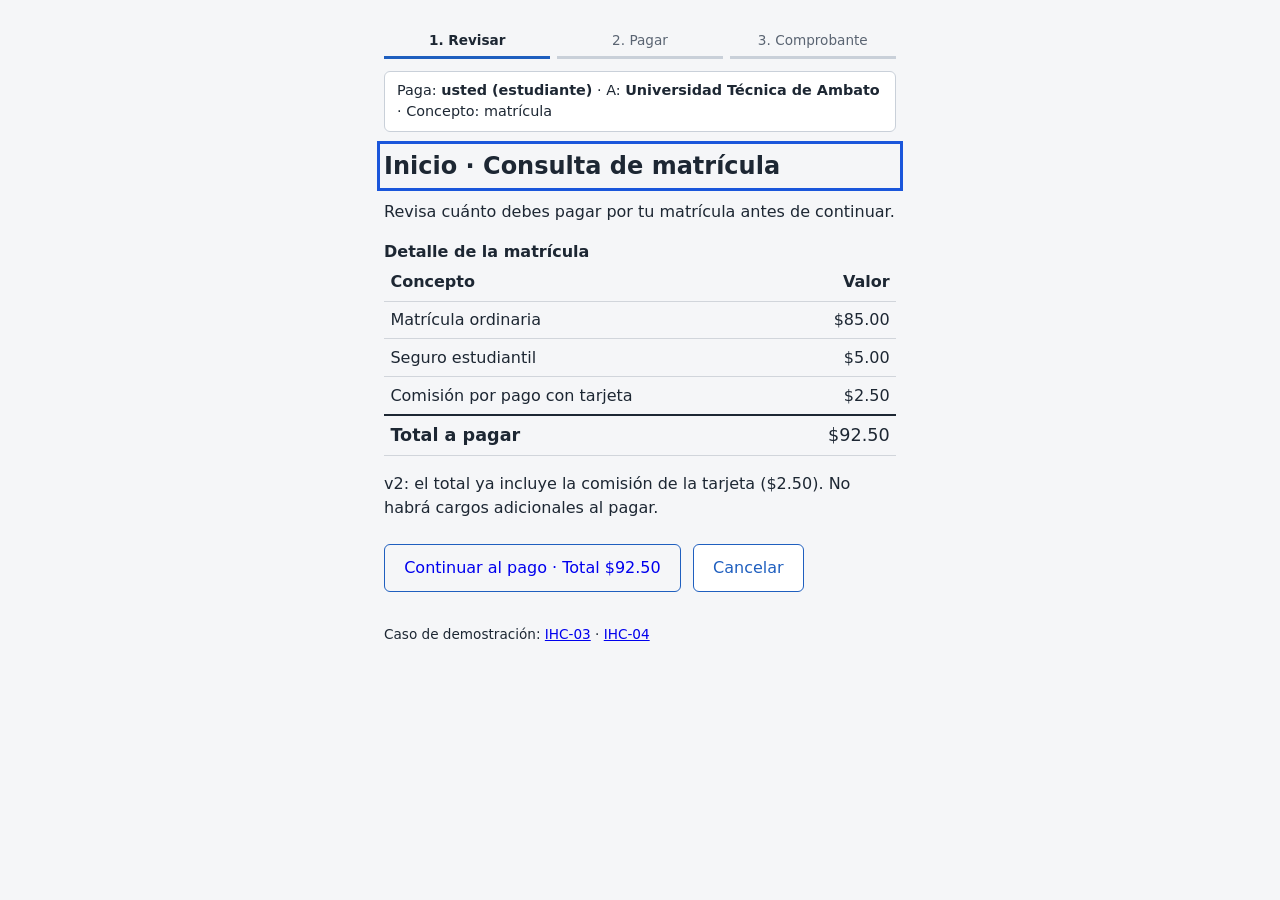
<file: APE4-integral/prototipo/base-prueba/index.html>
<!DOCTYPE html>
<html lang="es"><head><meta charset="UTF-8"><meta http-equiv="refresh" content="0; url=inicio.html"><title>Inicio</title></head>
<body><a href="inicio.html">Ir al inicio</a></body></html>
</file>
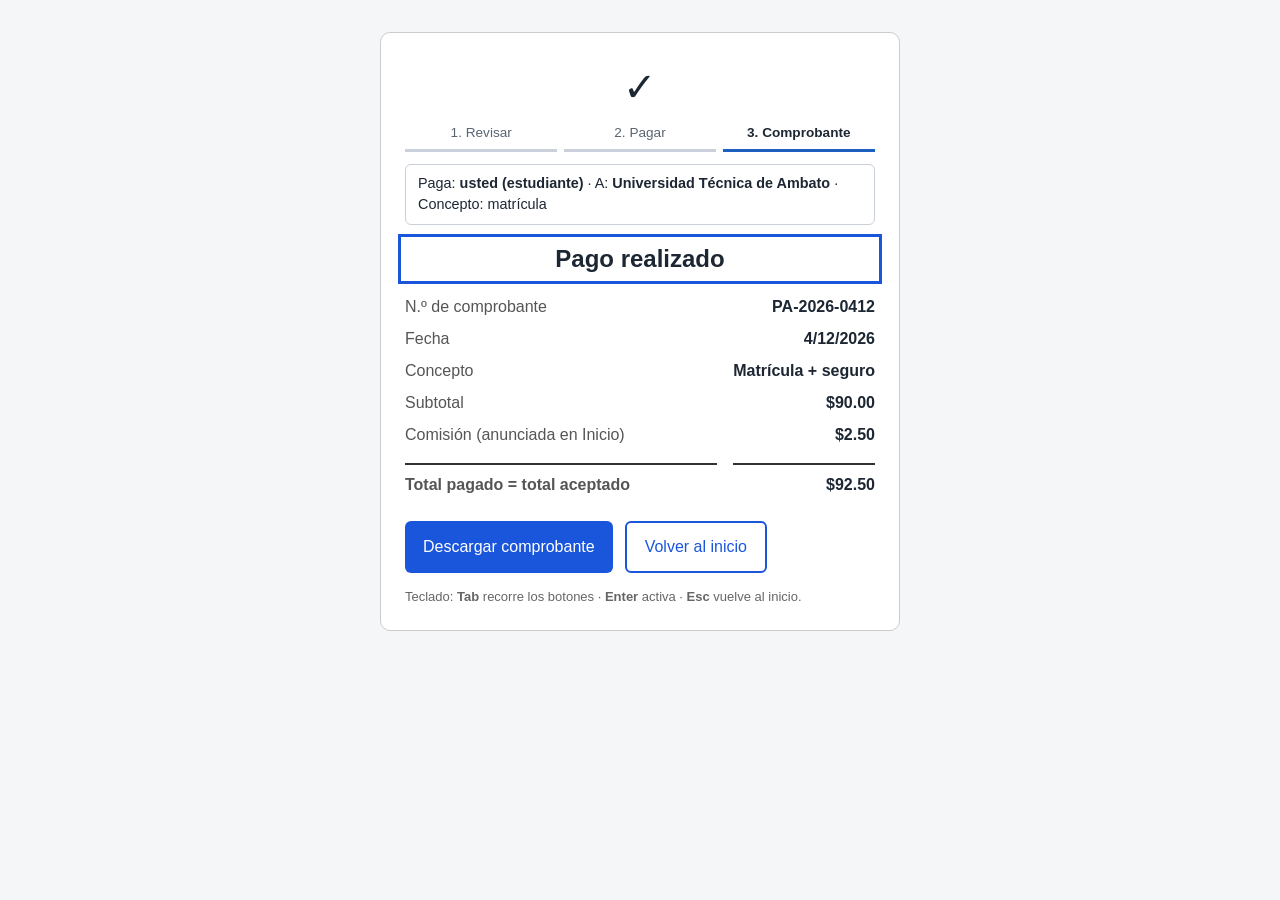
<file: APE4-integral/prototipo/base-prueba/confirmacion.html>
<!DOCTYPE html>
<html lang="es">
<head>
<meta charset="utf-8">
<meta name="viewport" content="width=device-width, initial-scale=1">
<title>Confirmación · Pagos académicos · v2</title>
<link rel="stylesheet" href="styles.css">
<style>
  .conf{max-width:520px;margin:32px auto;padding:24px;border:1px solid #ccc;border-radius:10px;background:#fff;font-family:Arial,sans-serif}
  .ok{font-size:40px;text-align:center}
  .conf h1{text-align:center;font-size:24px;margin:8px 0 18px}
  .conf h1:focus{outline:3px solid #1a56db;outline-offset:4px}
  dl{display:grid;grid-template-columns:1fr auto;gap:8px 16px;margin:0 0 16px}
  dt{color:#555} dd{margin:0;text-align:right;font-weight:bold}
  .total{border-top:2px solid #333;padding-top:8px}
  .aviso{padding:12px;border-radius:6px;margin-bottom:14px}
  .aviso.error{background:#fdecea;border:2px solid #c0392b}
  .acciones{display:flex;gap:12px;flex-wrap:wrap}
  .acciones button,.acciones a{padding:12px 18px;border-radius:6px;font-size:16px;cursor:pointer;text-decoration:none}
  .primario{background:#1a56db;color:#fff;border:0}
  .secundario{background:#fff;color:#1a56db;border:2px solid #1a56db}
  .acciones button:focus-visible,.acciones a:focus-visible{outline:3px solid #f59e0b;outline-offset:3px}
  .ayuda{font-size:13px;color:#666;margin-top:14px}
</style>
</head>
<body>
<main class="conf" aria-labelledby="titulo">
  <div class="ok" aria-hidden="true">✓</div>
  <ol class="pasos" aria-label="Pasos del pago"><li>1. Revisar</li><li>2. Pagar</li><li aria-current="step">3. Comprobante</li></ol>
  <p class="entidad" id="entidad"></p>
  <h1 id="titulo" tabindex="-1">Pago realizado</h1>
  <div id="aviso" role="alert" hidden></div>
  <dl id="detalle"></dl>
  <div class="acciones">
    <button type="button" class="primario" id="descargar">Descargar comprobante</button>
    <a class="secundario" id="volver" href="inicio.html">Volver al inicio</a>
  </div>
  <p class="ayuda">Teclado: <b>Tab</b> recorre los botones · <b>Enter</b> activa · <b>Esc</b> vuelve al inicio.</p>
</main>
<script>
  const q = new URLSearchParams(location.search);
  const caso = q.get('caso') === '04' ? '04' : '03';
  const pagos = q.get('pagos') === '2' ? 2 : 1;   // v1 IHC-04: pago.html envía pagos=2 si hubo doble clic
  const hoy = new Date().toLocaleDateString('es-EC');
  const num = 'PA-2026-' + (caso === '03' ? '0412' : '0530');

  const datos = caso === '03'
    ? [['N.º de comprobante', num], ['Fecha', hoy], ['Concepto', 'Matrícula + seguro'],
       ['Subtotal', '$90.00'], ['Comisión (anunciada en Inicio)', '$2.50'], ['Total pagado = total aceptado', '$92.50']]
    : [['N.º de comprobante', num], ['Fecha', hoy], ['Estudiante', 'Ana Torres'],
       ['Concepto', 'Pensión de octubre'], ['Método', 'Tarjeta •••• 4821'],
       ['Total pagado', pagos === 2 ? '$120.00 (2 cobros)' : '$60.00']];

  const dl = document.getElementById('detalle');
  datos.forEach(([k, v], i) => {
    const dt = document.createElement('dt'); dt.textContent = k;
    const dd = document.createElement('dd'); dd.textContent = v;
    if (i === datos.length - 1) { dt.className = 'total'; dd.className = 'total'; }
    dl.append(dt, dd);
  });

  if (caso === '04' && pagos === 2) {      // fallo adicional visible en v1
    const a = document.getElementById('aviso');
    a.className = 'aviso error'; a.hidden = false;
    a.textContent = 'Se registraron 2 pagos de $60.00.';
  }

  const inicio = 'inicio.html?caso=' + caso;
  document.getElementById('volver').href = inicio;
  document.getElementById('descargar').addEventListener('click', () => {
    const t = datos.map(([k, v]) => k + ': ' + v).join('\n');
    const url = URL.createObjectURL(new Blob(['Comprobante de pago\n\n' + t], {type: 'text/plain'}));
    const l = document.createElement('a'); l.href = url; l.download = num + '.txt'; l.click();
  });
  document.addEventListener('keydown', e => { if (e.key === 'Escape') location.href = inicio; });

  // Foco inicial en el título: el lector de pantalla y el teclado empiezan en el resultado
  document.getElementById('titulo').focus();
</script>
<script>
(function(){var c=new URLSearchParams(location.search).get('caso')==='04'?'04':'03';
document.getElementById('entidad').innerHTML=c==='04'
 ? 'Paga: <b>usted, como representante</b> · Por: <b>Ana Torres</b> · A: <b>Universidad Técnica de Ambato</b>'
 : 'Paga: <b>usted (estudiante)</b> · A: <b>Universidad Técnica de Ambato</b> · Concepto: matrícula';})();
</script>
</body>
</html>
</file>
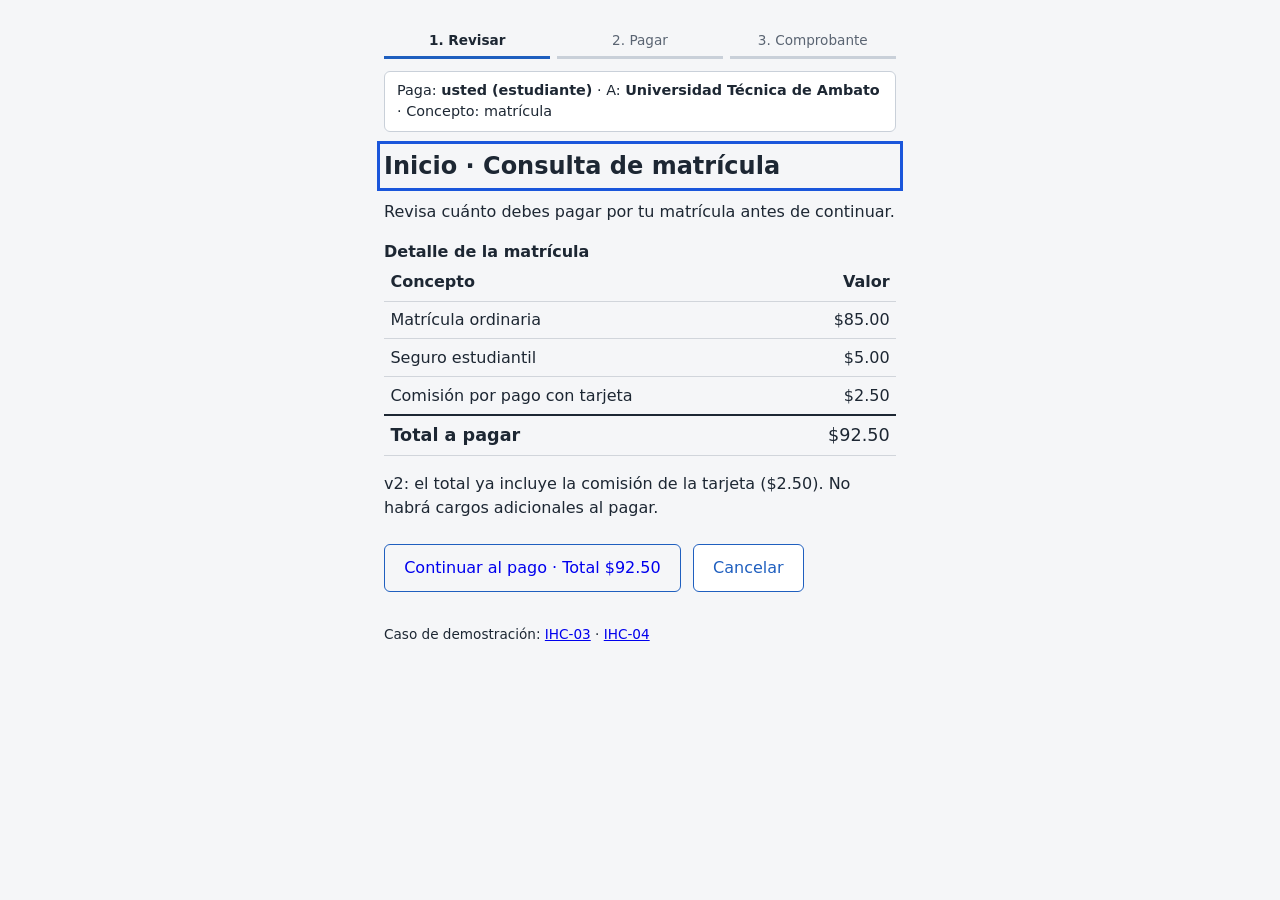
<file: APE4-integral/prototipo/base-prueba/inicio.html>
<!DOCTYPE html>
<html lang="es">
<head>
<meta charset="UTF-8">
<meta name="viewport" content="width=device-width, initial-scale=1">
<title>Inicio · v2</title>
<link rel="stylesheet" href="styles.css">
<style>
table{width:100%;border-collapse:collapse;margin-top:1rem}
caption{text-align:left;font-weight:600}
th,td{padding:.4rem;border-bottom:1px solid #d1d5db;text-align:left}
th:last-child,td:last-child{text-align:right}
tfoot th,tfoot td{font-size:1.1rem;border-top:2px solid var(--texto)}
.aviso{padding:.75rem;border:1px solid #9ca3af;border-radius:6px;background:#fff;margin-bottom:1rem}
.acciones{display:flex;gap:.75rem;margin-top:1.5rem;flex-wrap:wrap}
.demo{margin-top:2rem;font-size:.85rem}
h1:focus{outline:3px solid #1a56db;outline-offset:4px}
</style>
</head>
<body>
<main>
<ol class="pasos" aria-label="Pasos del pago"><li aria-current="step">1. Revisar</li><li>2. Pagar</li><li>3. Comprobante</li></ol>
<p class="entidad" id="entidad"></p>
<h1 id="titulo">Inicio</h1>
<div id="aviso" class="aviso" role="status" hidden></div>
<p id="resumen"></p>
<section id="detalle" aria-labelledby="titulo"></section>
<div class="acciones">
  <a id="continuar" class="btn" href="pago.html">Continuar al pago</a>
  <button type="button" id="cancelar" class="secundario">Cancelar</button>
</div>
<nav class="demo" aria-label="Caso de demostración">
  Caso de demostración:
  <a id="c03" href="inicio.html?caso=03">IHC-03</a> ·
  <a id="c04" href="inicio.html?caso=04">IHC-04</a>
</nav>
</main>
<script>
(function(){
  var CASOS = {
    '03': {
      titulo: 'Inicio · Consulta de matrícula',
      resumen: 'Revisa cuánto debes pagar por tu matrícula antes de continuar.',
      caption: 'Detalle de la matrícula',
      filas: [['Matrícula ordinaria', 85], ['Seguro estudiantil', 5], ['Comisión por pago con tarjeta', 2.5]],
      total: ['Total a pagar', 92.5],
      extra: 'v2: el total ya incluye la comisión de la tarjeta ($2.50). No habrá cargos adicionales al pagar.',
      boton: 'Continuar al pago · Total $92.50'
    },
    '04': {
      titulo: 'Inicio · Pago por otra persona',
      resumen: 'Vas a pagar como representante por Ana Torres (estudiante).',
      caption: 'Concepto a pagar',
      filas: [['Pensión de octubre', 60]],
      total: ['Valor a pagar', 60],
      extra: 'Método de pago guardado: tarjeta terminada en 4821',
      boton: 'Continuar al pago'
    }
  };

  var p = new URLSearchParams(location.search);
  var caso = CASOS[p.get('caso')] ? p.get('caso') : '03';
  var c = CASOS[caso];

  function el(tag, txt){ var e = document.createElement(tag); if (txt !== undefined) e.textContent = txt; return e; }
  function usd(n){ return '$' + n.toFixed(2); }

  document.getElementById('titulo').textContent = c.titulo;
  document.getElementById('resumen').textContent = c.resumen;

  var t = el('table');
  t.appendChild(el('caption', c.caption));
  var cab = el('thead'), rc = el('tr');
  rc.appendChild(el('th', 'Concepto')).setAttribute('scope', 'col');
  rc.appendChild(el('th', 'Valor')).setAttribute('scope', 'col');
  cab.appendChild(rc); t.appendChild(cab);
  var cuerpo = el('tbody');
  c.filas.forEach(function(f){
    var r = el('tr'); r.appendChild(el('td', f[0])); r.appendChild(el('td', usd(f[1]))); cuerpo.appendChild(r);
  });
  t.appendChild(cuerpo);
  var pie = el('tfoot'), rt = el('tr');
  rt.appendChild(el('th', c.total[0])).setAttribute('scope', 'row');
  rt.appendChild(el('td', usd(c.total[1])));
  pie.appendChild(rt); t.appendChild(pie);
  var det = document.getElementById('detalle');
  det.appendChild(t);
  if (c.extra) det.appendChild(el('p', c.extra));

  var cont = document.getElementById('continuar');
  cont.textContent = c.boton;
  cont.href = 'pago.html?caso=' + caso;

  document.getElementById('c' + caso).setAttribute('aria-current', 'true');
  document.getElementById('c03').href = 'inicio.html?caso=03';
  document.getElementById('c04').href = 'inicio.html?caso=04';

  function cancelar(){ location.href = 'inicio.html?caso=' + caso + '&cancelado=1'; }
  document.getElementById('cancelar').addEventListener('click', cancelar);

  if (p.get('cancelado') === '1') {
    var a = document.getElementById('aviso');
    a.textContent = 'Cancelaste la operación. No se hizo ningún cobro.';
    a.hidden = false; a.tabIndex = -1; a.focus();
  } else {
    document.addEventListener('keydown', function(e){ if (e.key === 'Escape') cancelar(); });
    // Foco inicial en el título (decisión D5): el teclado empieza en la pantalla
    var h = document.getElementById('titulo'); h.tabIndex = -1; h.focus();
  }
})();
</script>
<script>
(function(){var c=new URLSearchParams(location.search).get('caso')==='04'?'04':'03';
document.getElementById('entidad').innerHTML=c==='04'
 ? 'Paga: <b>usted, como representante</b> · Por: <b>Ana Torres</b> · A: <b>Universidad Técnica de Ambato</b>'
 : 'Paga: <b>usted (estudiante)</b> · A: <b>Universidad Técnica de Ambato</b> · Concepto: matrícula';})();
</script>
</body>
</html>
</file>
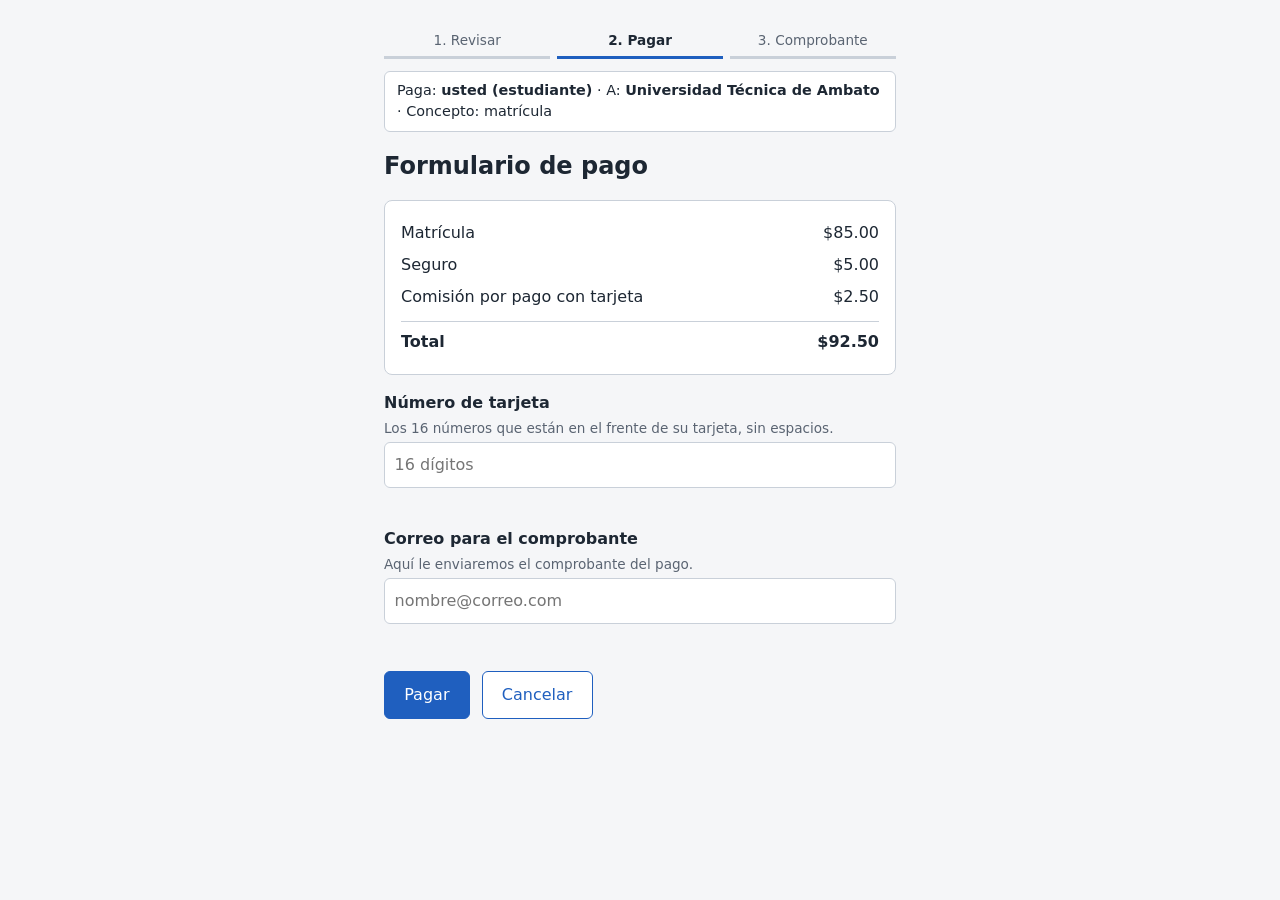
<file: APE4-integral/prototipo/base-prueba/pago.html>
<!DOCTYPE html>
<html lang="es">
<head>
<meta charset="UTF-8">
<meta name="viewport" content="width=device-width, initial-scale=1">
<title>Formulario de pago · v2</title>
<link rel="stylesheet" href="styles.css">
</head>
<body>
<main>
<ol class="pasos" aria-label="Pasos del pago"><li>1. Revisar</li><li aria-current="step">2. Pagar</li><li>3. Comprobante</li></ol>
<p class="entidad" id="entidad"></p>
<h1>Formulario de pago</h1>
<div id="estado" role="status" aria-live="polite"></div>
<section class="panel" aria-label="Resumen">
  <div id="resumen"></div>
</section>
<form id="f" novalidate>
  <div id="campos"></div>
  <div class="acciones">
    <button type="submit" id="pagar" class="primario">Pagar</button>
    <button type="button" id="cancelar" class="secundario">Cancelar</button>
  </div>
</form>
</main>
<script>
const caso = new URLSearchParams(location.search).get('caso') === '04' ? '04' : '03';
const $ = id => document.getElementById(id);
const inicio = 'inicio.html?caso=' + caso + '&cancelado=1';
const fila = (a, b, c) => '<div class="fila ' + (c||'') + '"><span>' + a + '</span><span>' + b + '</span></div>';
const AYUDA = { tarjeta: 'Los 16 números que están en el frente de su tarjeta, sin espacios.', correo: 'Aquí le enviaremos el comprobante del pago.' };
const campo = (id, et, ph, extra) => '<label for="' + id + '">' + et + '</label><p class="ayuda" id="a-' + id + '">' + AYUDA[id] + '</p><input id="' + id + '" placeholder="' + ph + '" ' + (extra||'autocomplete="off"') + ' aria-describedby="a-' + id + ' m-' + id + '"><p class="msg" id="m-' + id + '"></p>';

if (caso === '03') {
  $('resumen').innerHTML = fila('Matrícula', '$85.00') + fila('Seguro', '$5.00') + fila('Comisión por pago con tarjeta', '$2.50') + fila('Total', '$92.50', 'total');
  $('campos').innerHTML = campo('tarjeta', 'Número de tarjeta', '16 dígitos', 'inputmode="numeric" autocomplete="cc-number"') + campo('correo', 'Correo para el comprobante', 'nombre@correo.com');
} else {
  $('resumen').innerHTML = fila('Concepto', 'Pensión de octubre') + fila('Estudiante', 'Ana Torres') + fila('Método de pago', 'Tarjeta terminada en 4821') + fila('Valor', '$60.00', 'total');
  $('campos').innerHTML = campo('correo', 'Correo para el comprobante', 'nombre@correo.com');
}
// P1 (Issue #1): causas simuladas. Tarjeta ...0000 = fondos insuficientes · ...0001 = tarjeta vencida.
const ALT_TOTAL = caso === '03' ? '$90.00 (sin la comisión de $2.50)' : '$60.00';
function rechazo() {
  if (caso === '04') return { causa: 'Tu banco no autorizó la tarjeta terminada en 4821 (puede ser por límite o fondos insuficientes).', dato: 'la tarjeta guardada •••• 4821. Prueba con otra forma de pago.', campo: '' };
  const t = $('tarjeta').value.replace(/\s/g, '');
  if (t.endsWith('0001')) return { causa: 'Tu banco rechazó el pago porque la tarjeta está vencida.', dato: 'el número de tarjeta: usa una tarjeta vigente.', campo: 'tarjeta' };
  return { causa: 'Tu banco rechazó el pago por fondos insuficientes en esta tarjeta.', dato: 'el número de tarjeta: prueba con otra tarjeta con saldo.', campo: 'tarjeta' };
}

const reglas = {
  tarjeta: v => /^\d{16}$/.test(v.replace(/\s/g, '')) ? '' : 'Escribe los 16 dígitos de tu tarjeta.',
  correo: v => /^\S+@\S+\.\S+$/.test(v) ? '' : 'Escribe un correo válido, por ejemplo nombre@correo.com.'
};

function validar() {
  let primero = null;
  Object.keys(reglas).forEach(id => {
    const el = $(id); if (!el) return;
    const m = reglas[id](el.value.trim());
    $('m-' + id).textContent = m;
    el.setAttribute('aria-invalid', m ? 'true' : 'false');
    if (m && !primero) primero = el;
  });
  if (primero) primero.focus();
  return !primero;
}

$('cancelar').onclick = () => location.href = inicio;
document.addEventListener('keydown', e => { if (e.key === 'Escape') location.href = inicio; });

$('f').addEventListener('submit', e => {
  e.preventDefault();
  $('estado').innerHTML = '';
  if (!validar()) return;
  // v2 (IHC-03): la comisión ya se muestra desde Inicio; el total no cambia al pagar.
  // v2 (IHC-04): el botón se bloquea al primer clic y el estado lo explica, así no hay doble pago.
  $('pagar').disabled = true;
  $('pagar').textContent = 'Procesando…';
  $('estado').innerHTML = '<div class="aviso ok">Procesando el pago… No cierres esta página ni vuelvas a pulsar Pagar.</div>';
  setTimeout(() => {
    const falla = (caso === '03' && /000[01]$/.test($('tarjeta').value.replace(/\s/g, '')))
           || (caso === '04' && $('correo').value.trim().endsWith('@falla.com'));
    if (falla) {
  const r = rechazo();
  $('pagar').disabled = false;
  $('pagar').textContent = 'Pagar';
  $('estado').innerHTML =
    '<div class="aviso" role="alert" id="rechazo" tabindex="-1">' +
    '<strong>No se pudo procesar el pago. No se hizo ningún cobro.</strong>' +
    '<p>' + r.causa + '</p><p><b>Qué revisar:</b> ' + r.dato + '</p></div>' +
    '<div class="acciones">' +
    '<button type="button" id="reintentar" class="primario">Intentar de nuevo</button>' +
    '<button type="button" id="alterna" class="secundario">Pagar sin comisión (ventanilla o transferencia)</button></div>' +
    '<div id="alt" role="status" aria-live="polite"></div>';
  if (r.campo) { $('m-' + r.campo).textContent = r.dato; $(r.campo).setAttribute('aria-invalid', 'true'); $(r.campo).focus(); }
  else { $('rechazo').focus(); }
  $('reintentar').onclick = () => {
    $('estado').innerHTML = '';
    if (r.campo) { $('m-' + r.campo).textContent = ''; $(r.campo).setAttribute('aria-invalid', 'false'); $(r.campo).focus(); $(r.campo).select(); }
    else { $('correo').focus(); }
  };
  $('alterna').onclick = () => {
    $('alt').innerHTML = '<div class="aviso ok">Puedes pagar en la ventanilla de Tesorería o por transferencia, <strong>sin comisión: ' + ALT_TOTAL + '</strong> (simulado en el prototipo). Lo que escribiste aquí sigue guardado.</div>';
  };
  return;
}
    $('estado').innerHTML = '<div class="aviso ok">Pago realizado.</div>';
    setTimeout(() => location.href = 'confirmacion.html?caso=' + caso, 600);
  }, 1500);
});
</script>
<script>
(function(){var c=new URLSearchParams(location.search).get('caso')==='04'?'04':'03';
document.getElementById('entidad').innerHTML=c==='04'
 ? 'Paga: <b>usted, como representante</b> · Por: <b>Ana Torres</b> · A: <b>Universidad Técnica de Ambato</b>'
 : 'Paga: <b>usted (estudiante)</b> · A: <b>Universidad Técnica de Ambato</b> · Concepto: matrícula';})();
</script>
</body>
</html>
</file>
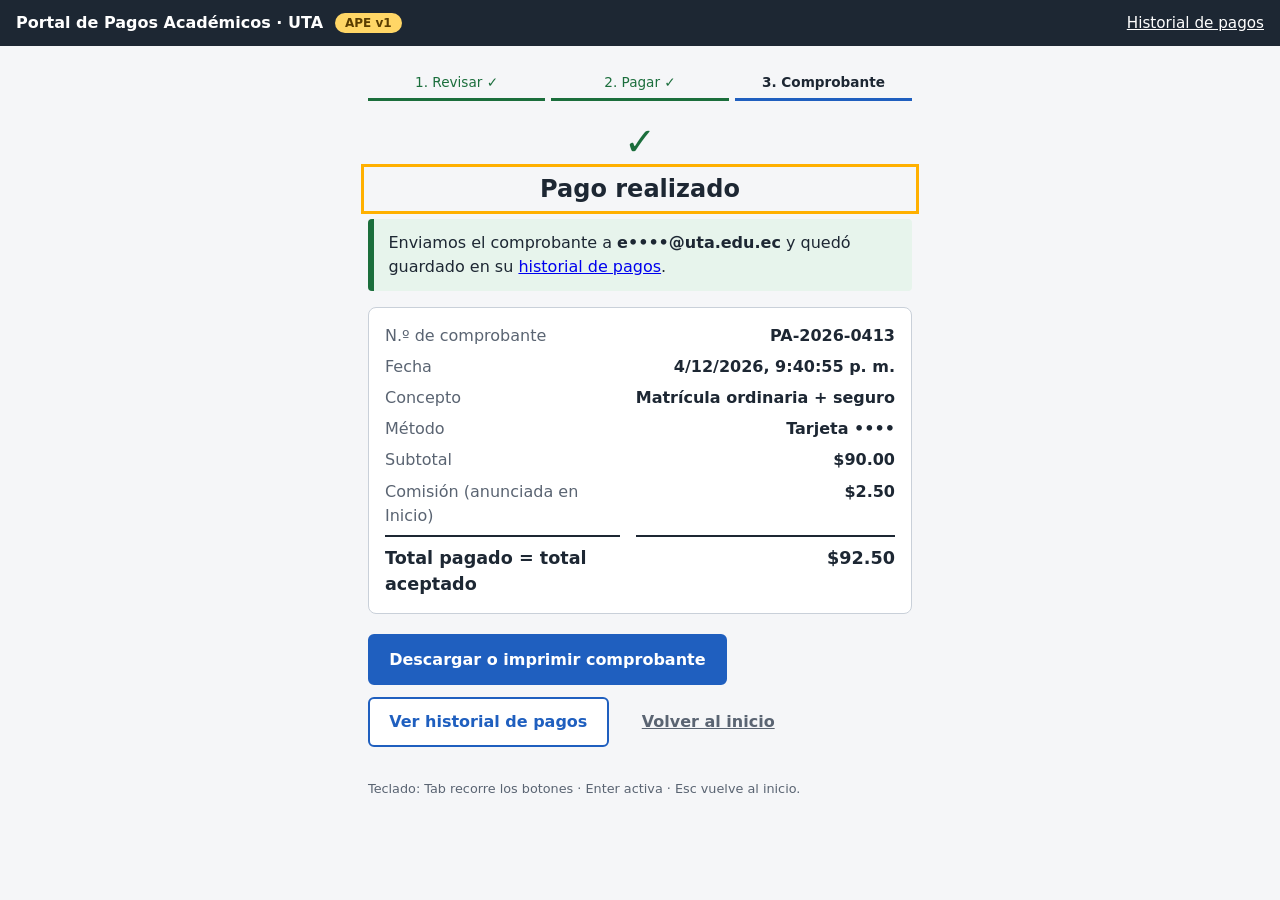
<file: APE4-integral/prototipo/v1/confirmacion.html>
<!DOCTYPE html>
<html lang="es">
<head>
<meta charset="UTF-8"><meta name="viewport" content="width=device-width, initial-scale=1">
<title>Comprobante · APE v1</title>
<link rel="stylesheet" href="styles.css">
<style>
  .check{font-size:2.4rem;text-align:center;color:var(--ok)}
  dl{display:grid;grid-template-columns:1fr auto;gap:.45rem 1rem;margin:0}
  dt{color:var(--suave)} dd{margin:0;text-align:right;font-weight:600}
  dt.t,dd.t{border-top:2px solid var(--tinta);padding-top:.5rem;font-weight:700;color:var(--tinta);font-size:1.1rem}
  @media print{.barra,.acciones,.pasos,.demo{display:none}}
</style>
</head>
<body>
<a class="saltar" href="#contenido">Saltar al contenido</a>
<header class="barra"><strong>Portal de Pagos Académicos · UTA</strong><span class="version" data-version></span><a href="historial.html">Historial de pagos</a></header>
<main id="contenido">
  <ol class="pasos" aria-label="Pasos del pago"><li class="hecho">1. Revisar ✓</li><li class="hecho">2. Pagar ✓</li><li aria-current="step">3. Comprobante</li></ol>
  <div class="check" aria-hidden="true">✓</div>
  <h1 id="titulo" tabindex="-1" style="text-align:center">Pago realizado</h1>
  <!-- R6 · P5: confirma el envío al correo y que quedó guardado -->
  <div id="aviso" class="aviso ok" role="status"></div>
  <section class="panel" aria-label="Comprobante"><dl id="detalle"></dl></section>
  <div class="acciones">
    <button type="button" class="primario" id="imprimir">Descargar o imprimir comprobante</button>
    <a class="btn secundario" href="historial.html">Ver historial de pagos</a>
    <a class="btn texto" href="inicio.html">Volver al inicio</a>
  </div>
  <p class="demo">Teclado: Tab recorre los botones · Enter activa · Esc vuelve al inicio.</p>
</main>
<script src="comun.js"></script>
<script>
  const m = metodoActual();
  const ver = qs.get('ver');                                    // ver = comprobante abierto desde el historial
  const hist = leerHistorial();
  let reg = ver ? hist.find(h => h.num === ver) : null;
  if (!reg) {
    const correo = qs.get('correo') || 'estudiante@uta.edu.ec';
    const n = 'PA-2026-' + String(413 + hist.length).padStart(4, '0');
    reg = { num:n, fecha:new Date().toLocaleString('es-EC'), metodo:m, fin:qs.get('fin')||'', banco:qs.get('banco')||'',
            correo, sub:subtotal(), com:METODOS[m].comision, total:totalDe(m) };
    if (!hist.some(h => h.num === n)) { hist.unshift(reg); guardarHistorial(hist); }
  }
  const tapado = c => c.replace(/^(.)[^@]*(@.*)$/, '$1••••$2');
  const medio = reg.metodo === 'tarjeta' ? 'Tarjeta •••• ' + reg.fin : 'Transferencia · ' + reg.banco;
  const filas = [['N.º de comprobante', reg.num], ['Fecha', reg.fecha], ['Concepto', 'Matrícula ordinaria + seguro'],
                 ['Método', medio], ['Subtotal', usd(reg.sub)], ['Comisión (anunciada en Inicio)', usd(reg.com)]];
  document.getElementById('detalle').innerHTML = filas.map(f => '<dt>'+f[0]+'</dt><dd>'+f[1]+'</dd>').join('') +
    '<dt class="t">Total pagado = total aceptado</dt><dd class="t">' + usd(reg.total) + '</dd>';
  document.getElementById('aviso').innerHTML = 'Enviamos el comprobante a <b>' + tapado(reg.correo) + '</b> y quedó guardado en su <a href="historial.html">historial de pagos</a>.';
  document.getElementById('imprimir').onclick = () => window.print();
  document.addEventListener('keydown', e => { if (e.key === 'Escape') location.href = 'inicio.html'; });
  document.getElementById('titulo').focus();
</script>
</body>
</html>
</file>
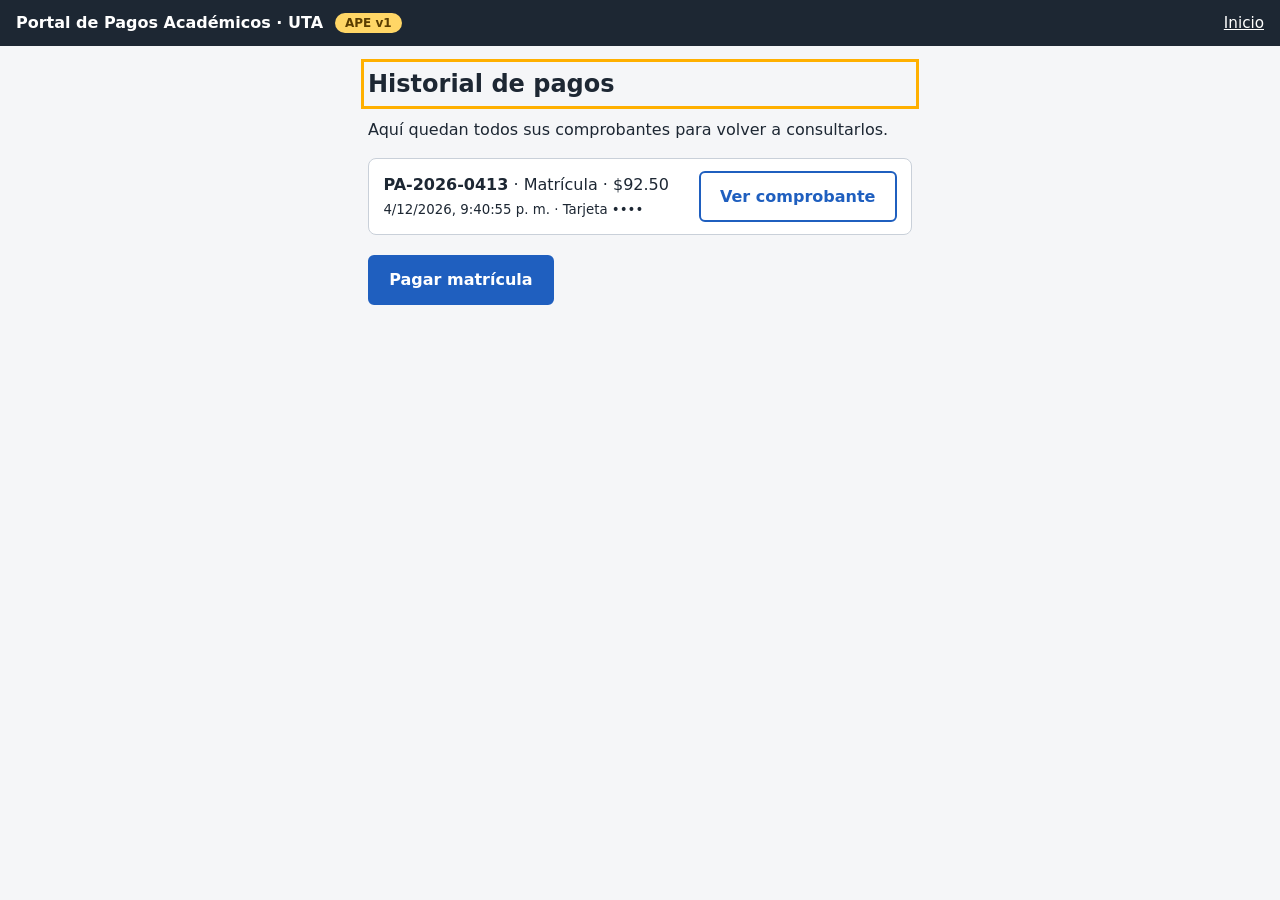
<file: APE4-integral/prototipo/v1/historial.html>
<!DOCTYPE html>
<html lang="es">
<head>
<meta charset="UTF-8"><meta name="viewport" content="width=device-width, initial-scale=1">
<title>Historial de pagos · APE v1</title>
<link rel="stylesheet" href="styles.css">
</head>
<body>
<a class="saltar" href="#contenido">Saltar al contenido</a>
<header class="barra"><strong>Portal de Pagos Académicos · UTA</strong><span class="version" data-version></span><a href="inicio.html">Inicio</a></header>
<main id="contenido">
  <h1 id="titulo" tabindex="-1">Historial de pagos</h1>
  <p>Aquí quedan todos sus comprobantes para volver a consultarlos.</p>
  <div id="lista"></div>
  <div class="acciones"><a class="btn primario" href="inicio.html">Pagar matrícula</a></div>
</main>
<script src="comun.js"></script>
<script>
  const h = leerHistorial();
  const el = document.getElementById('lista');
  if (!h.length) el.innerHTML = '<p class="vacio">Todavía no tiene pagos registrados.<br>Cuando pague, su comprobante aparecerá aquí.</p>';
  else el.innerHTML = '<ul class="lista">' + h.map(r =>
    '<li><span><b>' + r.num + '</b> · Matrícula · ' + usd(r.total) + '<br><small>' + r.fecha + ' · ' +
    (r.metodo === 'tarjeta' ? 'Tarjeta •••• ' + r.fin : 'Transferencia') + '</small></span>' +
    '<a class="btn secundario" href="confirmacion.html?ver=' + encodeURIComponent(r.num) + '">Ver comprobante</a></li>').join('') + '</ul>';
  document.getElementById('titulo').focus();
</script>
</body>
</html>
</file>
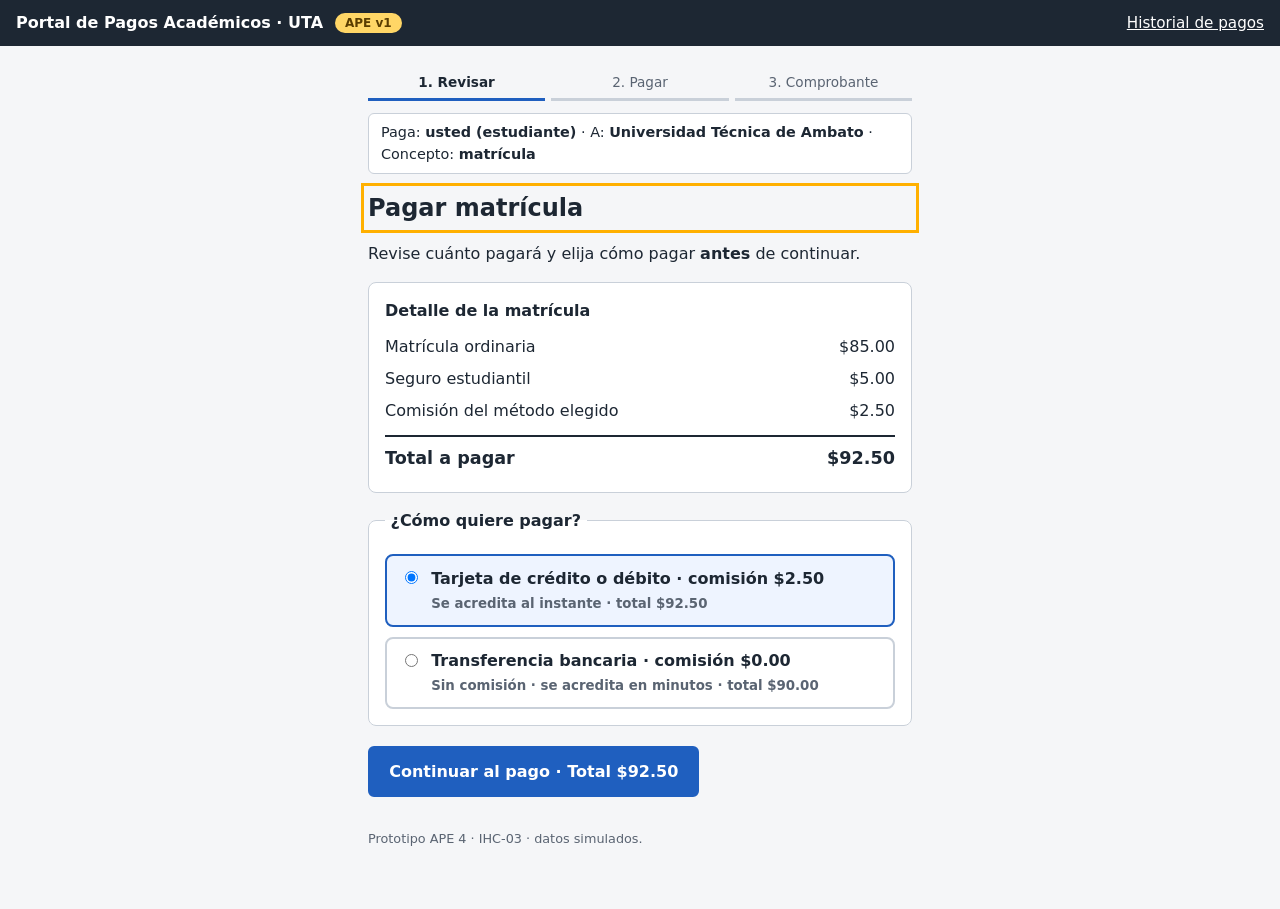
<file: APE4-integral/prototipo/v1/inicio.html>
<!DOCTYPE html>
<html lang="es">
<head>
<meta charset="UTF-8"><meta name="viewport" content="width=device-width, initial-scale=1">
<title>Pagar matrícula · Inicio · APE v1</title>
<link rel="stylesheet" href="styles.css">
</head>
<body>
<a class="saltar" href="#contenido">Saltar al contenido</a>
<header class="barra"><strong>Portal de Pagos Académicos · UTA</strong><span class="version" data-version></span><a href="historial.html">Historial de pagos</a></header>
<main id="contenido">
  <ol class="pasos" aria-label="Pasos del pago"><li aria-current="step">1. Revisar</li><li>2. Pagar</li><li>3. Comprobante</li></ol>
  <p class="entidad">Paga: <b>usted (estudiante)</b> · A: <b>Universidad Técnica de Ambato</b> · Concepto: <b>matrícula</b></p>
  <h1 id="titulo" tabindex="-1">Pagar matrícula</h1>
  <p>Revise cuánto pagará y elija cómo pagar <b>antes</b> de continuar.</p>

  <section class="panel" aria-labelledby="t-detalle">
    <h2 id="t-detalle" style="font-size:1rem;margin:0 0 .5rem">Detalle de la matrícula</h2>
    <div id="rubros"></div>
    <div class="fila"><span>Comisión del método elegido</span><span id="comision"></span></div>
    <div class="fila total"><span>Total a pagar</span><span id="total"></span></div>
  </section>

  <!-- R2 · P3: el becado compara la comisión de cada método antes de aceptar -->
  <fieldset>
    <legend>¿Cómo quiere pagar?</legend>
    <div id="metodos"></div>
  </fieldset>
  <p id="vivo" class="sr" aria-live="polite"></p>

  <div class="acciones">
    <a id="continuar" class="btn primario" href="pago.html">Continuar al pago</a>
  </div>
  <p class="demo">Prototipo APE 4 · IHC-03 · datos simulados.</p>
</main>
<script src="comun.js"></script>
<script>
  let metodo = metodoActual();
  document.getElementById('rubros').innerHTML = RUBROS.map(r => '<div class="fila"><span>' + r[0] + '</span><span>' + usd(r[1]) + '</span></div>').join('');
  document.getElementById('metodos').innerHTML = Object.entries(METODOS).map(([k, m]) =>
    '<label class="opcion"><input type="radio" name="metodo" value="' + k + '"' + (k === metodo ? ' checked' : '') + '>' +
    '<span><b>' + m.nombre + ' · comisión ' + usd(m.comision) + '</b><small>' + m.detalle + ' · total ' + usd(totalDe(k)) + '</small></span></label>').join('');
  function pintar(anunciar){
    document.getElementById('comision').textContent = usd(METODOS[metodo].comision);
    document.getElementById('total').textContent = usd(totalDe(metodo));
    const c = document.getElementById('continuar');
    c.textContent = 'Continuar al pago · Total ' + usd(totalDe(metodo));
    c.href = 'pago.html?metodo=' + metodo;
    if (anunciar) document.getElementById('vivo').textContent = 'Total actualizado: ' + usd(totalDe(metodo));
  }
  document.querySelectorAll('input[name=metodo]').forEach(r => r.addEventListener('change', e => { metodo = e.target.value; pintar(true); }));
  pintar(false);
  document.getElementById('titulo').focus();
</script>
</body>
</html>
</file>
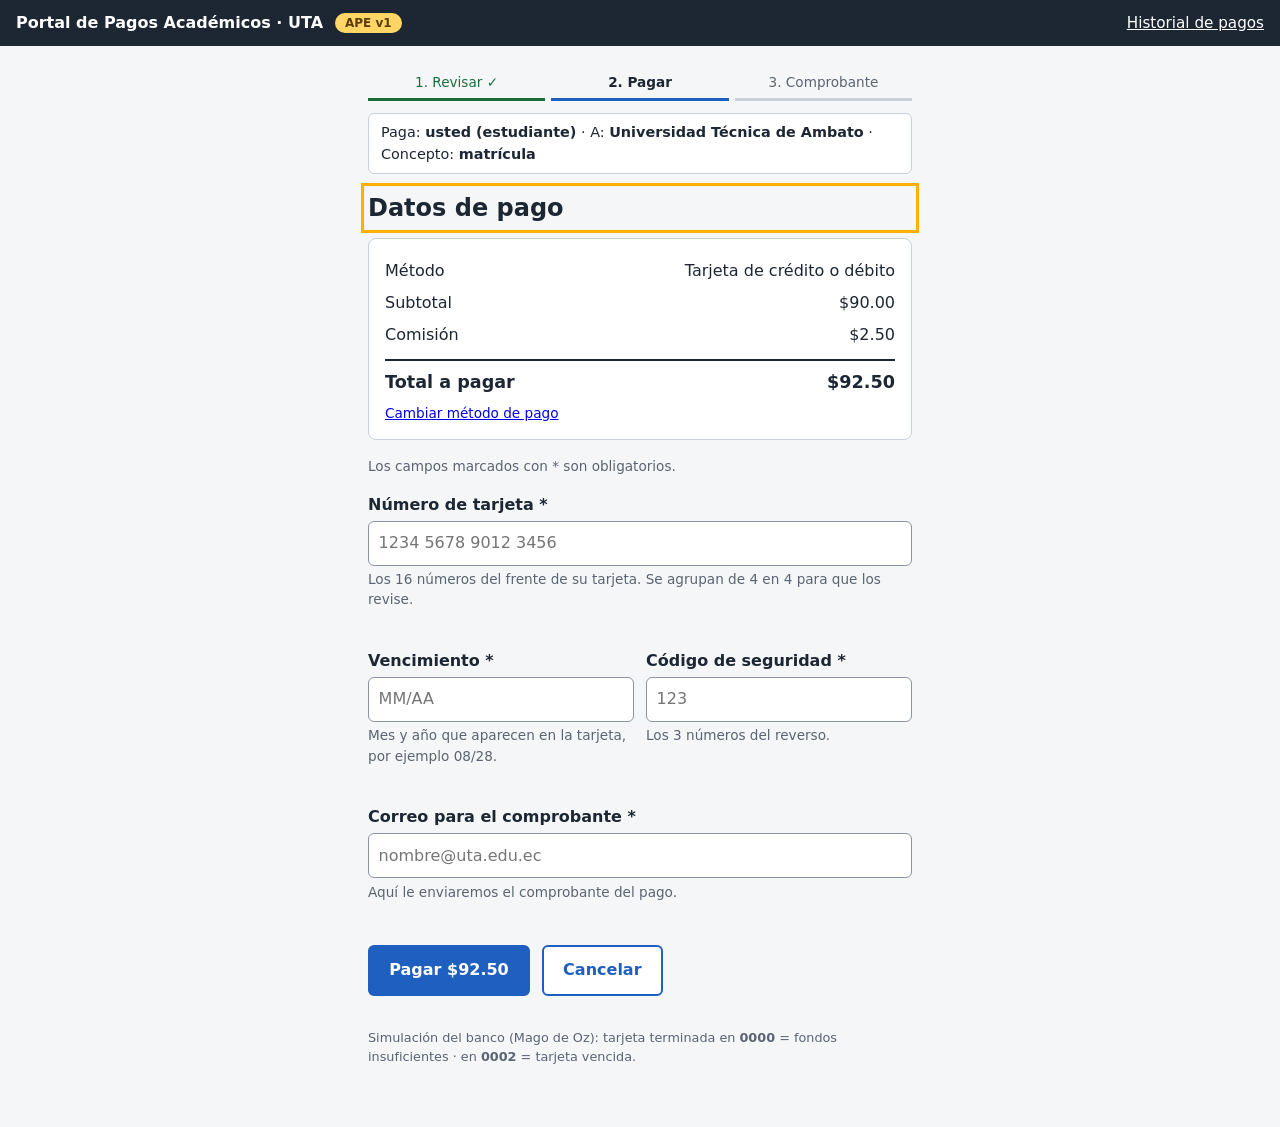
<file: APE4-integral/prototipo/v1/pago.html>
<!DOCTYPE html>
<html lang="es">
<head>
<meta charset="UTF-8"><meta name="viewport" content="width=device-width, initial-scale=1">
<title>Pagar matrícula · Formulario · APE v1</title>
<link rel="stylesheet" href="styles.css">
</head>
<body>
<a class="saltar" href="#contenido">Saltar al contenido</a>
<header class="barra"><strong>Portal de Pagos Académicos · UTA</strong><span class="version" data-version></span><a href="historial.html" id="ir-historial">Historial de pagos</a></header>
<main id="contenido">
  <ol class="pasos" aria-label="Pasos del pago"><li class="hecho">1. Revisar ✓</li><li aria-current="step">2. Pagar</li><li>3. Comprobante</li></ol>
  <p class="entidad">Paga: <b>usted (estudiante)</b> · A: <b>Universidad Técnica de Ambato</b> · Concepto: <b>matrícula</b></p>
  <h1 id="titulo" tabindex="-1">Datos de pago</h1>

  <!-- Estados: procesando / rechazo con causa (R5 · P1) -->
  <div id="estado" role="status" aria-live="polite"></div>

  <section class="panel" aria-label="Resumen del pago">
    <div class="fila"><span>Método</span><span id="r-metodo"></span></div>
    <div class="fila"><span>Subtotal</span><span id="r-sub"></span></div>
    <div class="fila"><span>Comisión</span><span id="r-com"></span></div>
    <div class="fila total"><span>Total a pagar</span><span id="r-total"></span></div>
    <p class="ayuda"><a id="cambiar" href="inicio.html">Cambiar método de pago</a></p>
  </section>

  <form id="f" novalidate>
    <p class="ayuda">Los campos marcados con * son obligatorios.</p>
    <div id="campos"></div>
    <div class="acciones">
      <button type="submit" id="pagar" class="primario">Pagar</button>
      <button type="button" id="cancelar" class="secundario">Cancelar</button>
    </div>
  </form>
  <p class="demo">Simulación del banco (Mago de Oz): tarjeta terminada en <b>0000</b> = fondos insuficientes · en <b>0002</b> = tarjeta vencida.</p>
</main>

<!-- R4 · P2: confirmar antes de perder lo escrito -->
<div class="modal-fondo" id="modal" role="dialog" aria-modal="true" aria-labelledby="m-t" aria-describedby="m-d">
  <div class="modal">
    <h2 id="m-t">¿Salir sin pagar?</h2>
    <p id="m-d">Se perderá lo que escribió en este formulario. No se ha hecho ningún cobro.</p>
    <div class="acciones">
      <button type="button" class="secundario" id="m-seguir">Seguir pagando</button>
      <button type="button" class="peligro" id="m-salir">Salir sin pagar</button>
    </div>
  </div>
</div>

<script src="comun.js"></script>
<script>
const $ = id => document.getElementById(id);
let metodo = metodoActual();
let destino = 'inicio.html?metodo=' + metodo;

/* ---------- Campos según el método (R3 · P4) ---------- */
const CAMPOS = {
  tarjeta: [
    { id:'tarjeta', et:'Número de tarjeta *', ph:'1234 5678 9012 3456', ayuda:'Los 16 números del frente de su tarjeta. Se agrupan de 4 en 4 para que los revise.', extra:'inputmode="numeric" autocomplete="cc-number" maxlength="19"' },
    { id:'vence', et:'Vencimiento *', ph:'MM/AA', ayuda:'Mes y año que aparecen en la tarjeta, por ejemplo 08/28.', extra:'inputmode="numeric" maxlength="5" autocomplete="cc-exp"', mitad:true },
    { id:'cvv', et:'Código de seguridad *', ph:'123', ayuda:'Los 3 números del reverso.', extra:'inputmode="numeric" maxlength="3" autocomplete="cc-csc"', mitad:true },
    { id:'correo', et:'Correo para el comprobante *', ph:'nombre@uta.edu.ec', ayuda:'Aquí le enviaremos el comprobante del pago.', extra:'type="email" autocomplete="email"' }
  ],
  transferencia: [
    { id:'banco', et:'Banco desde el que transfiere *', tipo:'select', opciones:['Banco Pichincha','Banco del Pacífico','Banco Guayaquil','Produbanco','Cooperativa Ambato'], ayuda:'Le mostraremos los datos de la cuenta de la UTA para ese banco.' },
    { id:'correo', et:'Correo para el comprobante *', ph:'nombre@uta.edu.ec', ayuda:'Aquí le enviaremos el comprobante del pago.', extra:'type="email" autocomplete="email"' }
  ]
};
const REGLAS = {
  tarjeta: v => /^\d{16}$/.test(v.replace(/\s/g,'')) ? '' : 'El número debe tener 16 dígitos. Lleva ' + v.replace(/\D/g,'').length + '.',
  vence: v => {
    const m = /^(\d{2})\/(\d{2})$/.exec(v); if (!m) return 'Escriba mes y año así: 08/28.';
    const mes = +m[1], an = 2000 + +m[2]; if (mes < 1 || mes > 12) return 'El mes debe estar entre 01 y 12.';
    const hoy = new Date(); if (an < hoy.getFullYear() || (an === hoy.getFullYear() && mes < hoy.getMonth()+1)) return 'Esta fecha ya pasó: la tarjeta está vencida.';
    return '';
  },
  cvv: v => /^\d{3}$/.test(v) ? '' : 'Escriba los 3 números del reverso.',
  correo: v => /^[^\s@]+@[^\s@]+\.[^\s@]+$/.test(v) ? '' : 'Falta el dominio o la @. Ejemplo: nombre@uta.edu.ec',
  banco: v => v ? '' : 'Elija el banco desde el que va a transferir.'
};

function pintarCampos(){
  const c = CAMPOS[metodo]; let html = '', mitad = [];
  const uno = f => {
    const ctrl = f.tipo === 'select'
      ? '<select id="'+f.id+'" aria-describedby="a-'+f.id+' m-'+f.id+'" aria-required="true"><option value="">— Elija —</option>'+f.opciones.map(o=>'<option>'+o+'</option>').join('')+'</select>'
      : '<input id="'+f.id+'" placeholder="'+f.ph+'" '+(f.extra||'')+' aria-describedby="a-'+f.id+' m-'+f.id+'" aria-required="true">';
    return '<div><label for="'+f.id+'">'+f.et+'</label>'+ctrl+'<p class="ayuda" id="a-'+f.id+'">'+f.ayuda+'</p><p class="msg" id="m-'+f.id+'"></p></div>';
  };
  c.forEach(f => {
    if (f.mitad) { mitad.push(uno(f)); if (mitad.length === 2) { html += '<div class="dos">'+mitad.join('')+'</div>'; mitad = []; } }
    else html += uno(f);
  });
  $('campos').innerHTML = html;
  c.forEach(f => {
    const el = $(f.id);
    el.addEventListener('blur', () => { if (el.value !== '' || el.dataset.tocado) validarUno(f.id); el.dataset.tocado = 1; }); // P4: valida al salir
    el.addEventListener('input', () => { if (el.getAttribute('aria-invalid') === 'true') validarUno(f.id); });
  });
  if ($('tarjeta')) $('tarjeta').addEventListener('input', e => {                               // P4: bloques de 4
    const d = e.target.value.replace(/\D/g,'').slice(0,16); e.target.value = d.replace(/(\d{4})(?=\d)/g,'$1 ');
  });
  if ($('vence')) $('vence').addEventListener('input', e => {
    let d = e.target.value.replace(/\D/g,'').slice(0,4); if (d.length > 2) d = d.slice(0,2) + '/' + d.slice(2); e.target.value = d;
  });
}
function validarUno(id){
  const el = $(id), m = REGLAS[id](el.value.trim());
  $('m-'+id).textContent = m;
  el.setAttribute('aria-invalid', m ? 'true' : 'false');
  el.classList.toggle('valido', !m);
  return m;
}
function validarTodo(){
  let primero = null;
  CAMPOS[metodo].forEach(f => { if (validarUno(f.id) && !primero) primero = $(f.id); });
  if (primero) { primero.focus(); $('estado').innerHTML = '<div class="aviso" role="alert">Revise los campos marcados en rojo. Sus datos se conservan.</div>'; }
  return !primero;
}
function pintarResumen(){
  $('r-metodo').textContent = METODOS[metodo].nombre;
  $('r-sub').textContent = usd(subtotal());
  $('r-com').textContent = usd(METODOS[metodo].comision);
  $('r-total').textContent = usd(totalDe(metodo));
  $('pagar').textContent = 'Pagar ' + usd(totalDe(metodo));
  $('cambiar').href = 'inicio.html?metodo=' + metodo;
}

/* ---------- Cancelar / Esc con confirmación (R4 · P2) ---------- */
const hayDatos = () => CAMPOS[metodo].some(f => $(f.id) && $(f.id).value.trim() !== '');
let focoPrevio = null;
function salir(dest){
  destino = dest;
  if (!hayDatos()) { location.href = dest; return; }
  focoPrevio = document.activeElement;
  $('modal').classList.add('ver'); $('m-seguir').focus();
}
function cerrarModal(){ $('modal').classList.remove('ver'); if (focoPrevio) focoPrevio.focus(); }
$('cancelar').onclick = () => salir('inicio.html?metodo=' + metodo);
$('cambiar').addEventListener('click', e => { e.preventDefault(); salir('inicio.html?metodo=' + metodo); });
$('ir-historial').addEventListener('click', e => { e.preventDefault(); salir('historial.html'); });
$('m-seguir').onclick = cerrarModal;
$('m-salir').onclick = () => { location.href = destino; };
document.addEventListener('keydown', e => {
  const abierto = $('modal').classList.contains('ver');
  if (e.key === 'Escape') { e.preventDefault(); abierto ? cerrarModal() : salir('inicio.html?metodo=' + metodo); }
  if (e.key === 'Tab' && abierto) {                                   // el foco no sale del modal
    const a = $('m-seguir'), b = $('m-salir');
    if (e.shiftKey && document.activeElement === a) { e.preventDefault(); b.focus(); }
    else if (!e.shiftKey && document.activeElement === b) { e.preventDefault(); a.focus(); }
  }
});

/* ---------- Pagar: microinteracción, un solo cobro y rechazo con causa (R5 · P1) ---------- */
let enviando = false;
$('f').addEventListener('submit', e => {
  e.preventDefault();
  if (enviando) return;                       // un solo cobro aunque se pulse varias veces
  $('estado').innerHTML = '';
  if (!validarTodo()) return;
  enviando = true;
  const b = $('pagar'); b.disabled = true; b.innerHTML = '<span class="spin" aria-hidden="true"></span> Procesando…';
  $('estado').innerHTML = '<div class="aviso info">Procesando el pago de ' + usd(totalDe(metodo)) + '… No cierre esta página ni vuelva a pulsar Pagar.</div>';
  setTimeout(() => {
    const num = $('tarjeta') ? $('tarjeta').value.replace(/\s/g,'') : '';
    let causa = null, campo = null;
    if (num.endsWith('0000')) { causa = 'La tarjeta terminada en 0000 <b>no tiene fondos suficientes</b> para ' + usd(totalDe(metodo)) + '.'; campo = 'tarjeta'; }
    if (num.endsWith('0002')) { causa = 'El banco indica que la tarjeta <b>está vencida</b>. Revise la fecha de vencimiento o use otra tarjeta.'; campo = 'vence'; }
    enviando = false; b.disabled = false; pintarResumen();
    if (causa) {
      $('estado').innerHTML = '<div class="aviso" role="alert"><b>El banco rechazó el pago. No se hizo ningún cobro.</b><br>' + causa +
        '<div class="acciones"><button type="button" class="primario" id="reintentar">Corregir y reintentar</button>' +
        '<button type="button" class="secundario" id="a-transfer">Pagar por transferencia · ' + usd(totalDe('transferencia')) + '</button></div></div>';
      $('m-' + campo).textContent = campo === 'vence' ? 'Revise esta fecha: el banco la reporta vencida.' : 'Use otra tarjeta o pague por transferencia.';
      $(campo).setAttribute('aria-invalid','true'); $(campo).classList.remove('valido');
      $('reintentar').onclick = () => $(campo).focus();
      $('a-transfer').onclick = () => { location.href = 'pago.html?metodo=transferencia'; };
      $('reintentar').focus();
      return;
    }
    const correo = $('correo').value.trim();
    const p = new URLSearchParams({ metodo, correo, fin: num.slice(-4), banco: $('banco') ? $('banco').value : '' });
    $('estado').innerHTML = '<div class="aviso ok">Pago realizado. Abriendo su comprobante…</div>';
    setTimeout(() => location.href = 'confirmacion.html?' + p.toString(), 600);
  }, 1600);
});

pintarCampos(); pintarResumen();
$('titulo').focus();
</script>
</body>
</html>
</file>
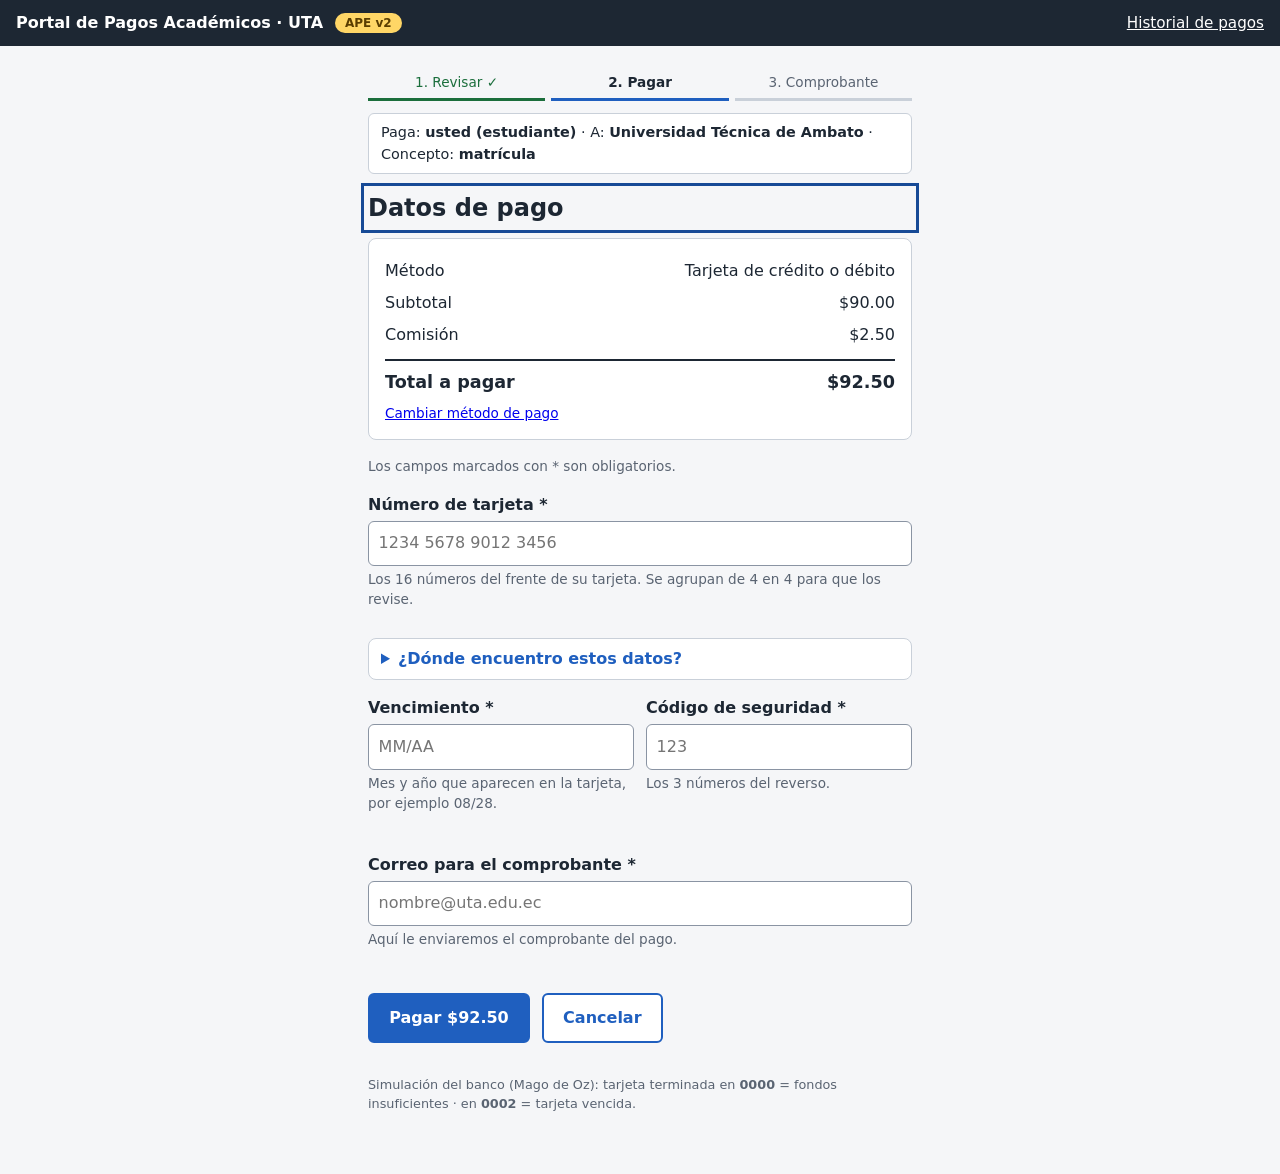
<file: APE4-integral/prototipo/v2/pago.html>
<!DOCTYPE html>
<html lang="es">
<head>
<meta charset="UTF-8"><meta name="viewport" content="width=device-width, initial-scale=1">
<title>Pagar matrícula · Formulario · APE v1</title>
<link rel="stylesheet" href="styles.css">
<style>
/* HL-01 (#23): ayuda visual para encontrar los datos de la tarjeta */
.donde{margin:.35rem 0 0;border:1px solid var(--borde);border-radius:8px;background:#fff}
.donde summary{cursor:pointer;padding:.5rem .75rem;font-weight:600;color:var(--acento)}
.donde[open] summary{border-bottom:1px solid var(--borde)}
.donde .tarjetas{display:flex;gap:.75rem;flex-wrap:wrap;padding:.75rem}
.donde svg{width:100%;max-width:15rem;height:auto}
.donde ol{margin:0;padding:0 .75rem .75rem 2rem;font-size:.9rem}
</style>
</head>
<body>
<a class="saltar" href="#contenido">Saltar al contenido</a>
<header class="barra"><strong>Portal de Pagos Académicos · UTA</strong><span class="version" data-version></span><a href="historial.html" id="ir-historial">Historial de pagos</a></header>
<main id="contenido">
  <ol class="pasos" aria-label="Pasos del pago"><li class="hecho">1. Revisar ✓</li><li aria-current="step">2. Pagar</li><li>3. Comprobante</li></ol>
  <p class="entidad">Paga: <b>usted (estudiante)</b> · A: <b>Universidad Técnica de Ambato</b> · Concepto: <b>matrícula</b></p>
  <h1 id="titulo" tabindex="-1">Datos de pago</h1>

  <!-- Estados: procesando / rechazo con causa (R5 · P1) -->
  <div id="estado" role="status" aria-live="polite"></div>

  <section class="panel" aria-label="Resumen del pago">
    <div class="fila"><span>Método</span><span id="r-metodo"></span></div>
    <div class="fila"><span>Subtotal</span><span id="r-sub"></span></div>
    <div class="fila"><span>Comisión</span><span id="r-com"></span></div>
    <div class="fila total"><span>Total a pagar</span><span id="r-total"></span></div>
    <p class="ayuda"><a id="cambiar" href="inicio.html">Cambiar método de pago</a></p>
  </section>

  <form id="f" novalidate>
    <p class="ayuda">Los campos marcados con * son obligatorios.</p>
    <div id="campos"></div>
    <div class="acciones">
      <button type="submit" id="pagar" class="primario">Pagar</button>
      <button type="button" id="cancelar" class="secundario">Cancelar</button>
    </div>
  </form>
  <p class="demo">Simulación del banco (Mago de Oz): tarjeta terminada en <b>0000</b> = fondos insuficientes · en <b>0002</b> = tarjeta vencida.</p>
</main>

<!-- R4 · P2: confirmar antes de perder lo escrito -->
<div class="modal-fondo" id="modal" role="dialog" aria-modal="true" aria-labelledby="m-t" aria-describedby="m-d">
  <div class="modal">
    <h2 id="m-t">¿Salir sin pagar?</h2>
    <p id="m-d">Se perderá lo que escribió en este formulario. No se ha hecho ningún cobro.</p>
    <div class="acciones">
      <button type="button" class="secundario" id="m-seguir">Seguir pagando</button>
      <button type="button" class="peligro" id="m-salir">Salir sin pagar</button>
    </div>
  </div>
</div>

<script src="comun.js"></script>
<script>
const $ = id => document.getElementById(id);
let metodo = metodoActual();
let destino = 'inicio.html?metodo=' + metodo;

/* ---------- Campos según el método (R3 · P4) ---------- */
const CAMPOS = {
  tarjeta: [
    { id:'tarjeta', et:'Número de tarjeta *', ph:'1234 5678 9012 3456', ayuda:'Los 16 números del frente de su tarjeta. Se agrupan de 4 en 4 para que los revise.', extra:'inputmode="numeric" autocomplete="cc-number" maxlength="19"' },
    { id:'vence', et:'Vencimiento *', ph:'MM/AA', ayuda:'Mes y año que aparecen en la tarjeta, por ejemplo 08/28.', extra:'inputmode="numeric" maxlength="5" autocomplete="cc-exp"', mitad:true },
    { id:'cvv', et:'Código de seguridad *', ph:'123', ayuda:'Los 3 números del reverso.', extra:'inputmode="numeric" maxlength="3" autocomplete="cc-csc"', mitad:true },
    { id:'correo', et:'Correo para el comprobante *', ph:'nombre@uta.edu.ec', ayuda:'Aquí le enviaremos el comprobante del pago.', extra:'type="email" autocomplete="email"' }
  ],
  transferencia: [
    { id:'banco', et:'Banco desde el que transfiere *', tipo:'select', opciones:['Banco Pichincha','Banco del Pacífico','Banco Guayaquil','Produbanco','Cooperativa Ambato'], ayuda:'Le mostraremos los datos de la cuenta de la UTA para ese banco.' },
    { id:'correo', et:'Correo para el comprobante *', ph:'nombre@uta.edu.ec', ayuda:'Aquí le enviaremos el comprobante del pago.', extra:'type="email" autocomplete="email"' }
  ]
};
const REGLAS = {
  tarjeta: v => /^\d{16}$/.test(v.replace(/\s/g,'')) ? '' : 'El número debe tener 16 dígitos. Lleva ' + v.replace(/\D/g,'').length + '.',
  vence: v => {
    const m = /^(\d{2})\/(\d{2})$/.exec(v); if (!m) return 'Escriba mes y año así: 08/28.';
    const mes = +m[1], an = 2000 + +m[2]; if (mes < 1 || mes > 12) return 'El mes debe estar entre 01 y 12.';
    const hoy = new Date(); if (an < hoy.getFullYear() || (an === hoy.getFullYear() && mes < hoy.getMonth()+1)) return 'Esta fecha ya pasó: la tarjeta está vencida.';
    return '';
  },
  cvv: v => /^\d{3}$/.test(v) ? '' : 'Escriba los 3 números del reverso.',
  correo: v => /^[^\s@]+@[^\s@]+\.[^\s@]+$/.test(v) ? '' : 'Falta el dominio o la @. Ejemplo: nombre@uta.edu.ec',
  banco: v => v ? '' : 'Elija el banco desde el que va a transferir.'
};

function pintarCampos(){
  const c = CAMPOS[metodo]; let html = '', mitad = [];
  const uno = f => {
    const ctrl = f.tipo === 'select'
      ? '<select id="'+f.id+'" aria-describedby="a-'+f.id+' m-'+f.id+'" aria-required="true"><option value="">— Elija —</option>'+f.opciones.map(o=>'<option>'+o+'</option>').join('')+'</select>'
      : '<input id="'+f.id+'" placeholder="'+f.ph+'" '+(f.extra||'')+' aria-describedby="a-'+f.id+' m-'+f.id+'" aria-required="true">';
    return '<div><label for="'+f.id+'">'+f.et+'</label>'+ctrl+'<p class="ayuda" id="a-'+f.id+'">'+f.ayuda+'</p><p class="msg" id="m-'+f.id+'"></p></div>';
  };
  c.forEach(f => {
    if (f.mitad) { mitad.push(uno(f)); if (mitad.length === 2) { html += '<div class="dos">'+mitad.join('')+'</div>'; mitad = []; } }
    else html += uno(f);
  });
  $('campos').innerHTML = html;
  c.forEach(f => {
    const el = $(f.id);
    el.addEventListener('blur', () => { if (el.value !== '' || el.dataset.tocado) validarUno(f.id); el.dataset.tocado = 1; }); // P4: valida al salir
    el.addEventListener('input', () => { if (el.getAttribute('aria-invalid') === 'true') validarUno(f.id); });
  });
  if ($('tarjeta')) $('tarjeta').addEventListener('input', e => {                               // P4: bloques de 4
    const d = e.target.value.replace(/\D/g,'').slice(0,16); e.target.value = d.replace(/(\d{4})(?=\d)/g,'$1 ');
  });
  if ($('vence')) $('vence').addEventListener('input', e => {
    let d = e.target.value.replace(/\D/g,'').slice(0,4); if (d.length > 2) d = d.slice(0,2) + '/' + d.slice(2); e.target.value = d;
  });
}
function validarUno(id){
  const el = $(id), m = REGLAS[id](el.value.trim());
  $('m-'+id).textContent = m;
  el.setAttribute('aria-invalid', m ? 'true' : 'false');
  el.classList.toggle('valido', !m);
  return m;
}
function validarTodo(){
  let primero = null;
  CAMPOS[metodo].forEach(f => { if (validarUno(f.id) && !primero) primero = $(f.id); });
  if (primero) { primero.focus(); $('estado').innerHTML = '<div class="aviso" role="alert">Revise los campos marcados en rojo. Sus datos se conservan.</div>'; }
  return !primero;
}
function pintarResumen(){
  $('r-metodo').textContent = METODOS[metodo].nombre;
  $('r-sub').textContent = usd(subtotal());
  $('r-com').textContent = usd(METODOS[metodo].comision);
  $('r-total').textContent = usd(totalDe(metodo));
  $('pagar').textContent = 'Pagar ' + usd(totalDe(metodo));
  $('cambiar').href = 'inicio.html?metodo=' + metodo;
}

/* ---------- HL-01 (#23): «¿Dónde encuentro estos datos?» con un dibujo de la tarjeta ---------- */
function ayudaTarjeta(){
  if (!$('a-tarjeta')) return;
  const d = document.createElement('details');
  d.className = 'donde';
  d.innerHTML = '<summary>¿Dónde encuentro estos datos?</summary>' +
    '<div class="tarjetas">' +
    '<svg viewBox="0 0 240 150" role="img" aria-labelledby="sv-f"><title id="sv-f">Frente de la tarjeta: 1 número de 16 dígitos, 2 vencimiento</title>' +
    '<rect x="2" y="2" width="236" height="146" rx="12" fill="#eef4ff" stroke="#1f5fbf" stroke-width="2"/>' +
    '<rect x="18" y="26" width="34" height="26" rx="4" fill="#c9d0d9"/>' +
    '<rect x="14" y="72" width="212" height="26" rx="5" fill="#fff" stroke="#1d2733" stroke-width="2"/>' +
    '<text x="120" y="90" text-anchor="middle" font-size="15" font-family="monospace" fill="#1d2733">4111 1111 1111 1111</text>' +
    '<circle cx="226" cy="72" r="10" fill="#1d2733"/><text x="226" y="76" text-anchor="middle" font-size="12" fill="#fff">1</text>' +
    '<rect x="150" y="108" width="64" height="24" rx="5" fill="#fff" stroke="#1d2733" stroke-width="2"/>' +
    '<text x="182" y="125" text-anchor="middle" font-size="13" font-family="monospace" fill="#1d2733">12/29</text>' +
    '<circle cx="214" cy="108" r="10" fill="#1d2733"/><text x="214" y="112" text-anchor="middle" font-size="12" fill="#fff">2</text>' +
    '<text x="20" y="125" font-size="11" fill="#5a6472">FRENTE</text></svg>' +
    '<svg viewBox="0 0 240 150" role="img" aria-labelledby="sv-r"><title id="sv-r">Reverso de la tarjeta: 3 código de seguridad de 3 números</title>' +
    '<rect x="2" y="2" width="236" height="146" rx="12" fill="#eef4ff" stroke="#1f5fbf" stroke-width="2"/>' +
    '<rect x="2" y="22" width="236" height="28" fill="#1d2733"/>' +
    '<rect x="18" y="68" width="150" height="26" fill="#fff" stroke="#c9d0d9"/>' +
    '<rect x="172" y="68" width="48" height="26" rx="5" fill="#fff" stroke="#1d2733" stroke-width="2"/>' +
    '<text x="196" y="86" text-anchor="middle" font-size="14" font-family="monospace" fill="#1d2733">123</text>' +
    '<circle cx="220" cy="68" r="10" fill="#1d2733"/><text x="220" y="72" text-anchor="middle" font-size="12" fill="#fff">3</text>' +
    '<text x="20" y="125" font-size="11" fill="#5a6472">REVERSO</text></svg></div>' +
    '<ol><li><b>Número de tarjeta:</b> los 16 números grandes del frente.</li>' +
    '<li><b>Vencimiento:</b> mes/año que dice «válida hasta» o «VENCE», al frente.</li>' +
    '<li><b>Código de seguridad:</b> los 3 números al lado de la firma, en el reverso.</li></ol>';
  $('m-tarjeta').after(d);
}

/* ---------- Cancelar / Esc con confirmación (R4 · P2) ---------- */
const hayDatos = () => CAMPOS[metodo].some(f => $(f.id) && $(f.id).value.trim() !== '');
let focoPrevio = null;
function salir(dest){
  destino = dest;
  if (!hayDatos()) { location.href = dest; return; }
  focoPrevio = document.activeElement;
  $('modal').classList.add('ver'); $('m-seguir').focus();
}
function cerrarModal(){ $('modal').classList.remove('ver'); if (focoPrevio) focoPrevio.focus(); }
$('cancelar').onclick = () => salir('inicio.html?metodo=' + metodo);
$('cambiar').addEventListener('click', e => { e.preventDefault(); salir('inicio.html?metodo=' + metodo); });
$('ir-historial').addEventListener('click', e => { e.preventDefault(); salir('historial.html'); });
$('m-seguir').onclick = cerrarModal;
$('m-salir').onclick = () => { location.href = destino; };
document.addEventListener('keydown', e => {
  const abierto = $('modal').classList.contains('ver');
  if (e.key === 'Escape') { e.preventDefault(); abierto ? cerrarModal() : salir('inicio.html?metodo=' + metodo); }
  if (e.key === 'Tab' && abierto) {                                   // el foco no sale del modal
    const a = $('m-seguir'), b = $('m-salir');
    if (e.shiftKey && document.activeElement === a) { e.preventDefault(); b.focus(); }
    else if (!e.shiftKey && document.activeElement === b) { e.preventDefault(); a.focus(); }
  }
});

/* ---------- Pagar: microinteracción, un solo cobro y rechazo con causa (R5 · P1) ---------- */
let enviando = false;
$('f').addEventListener('submit', e => {
  e.preventDefault();
  if (enviando) return;                       // un solo cobro aunque se pulse varias veces
  $('estado').innerHTML = '';
  if (!validarTodo()) return;
  mostrarConfirmacion();                      // HL-02 (#24): resumen y confirmación antes de cobrar
});

/* ---------- HL-02 (#24): «Revise antes de pagar» y estado claro mientras se procesa ---------- */
function mostrarConfirmacion(){
  const num = $('tarjeta') ? $('tarjeta').value.replace(/\s/g,'') : '';
  const medio = metodo === 'tarjeta' ? 'Tarjeta •••• ' + num.slice(-4) : 'Transferencia · ' + ($('banco') ? $('banco').value : '');
  const correo = $('correo').value.trim().replace(/^(.)[^@]*(@.*)$/, '$1••••$2');
  $('estado').innerHTML = '<div class="aviso info" role="region" aria-labelledby="c-t"><b id="c-t" tabindex="-1">Revise antes de pagar</b>' +
    '<div class="fila"><span>Va a pagar</span><b>' + usd(totalDe(metodo)) + '</b></div>' +
    '<div class="fila"><span>Con</span><span>' + medio + '</span></div>' +
    '<div class="fila"><span>A</span><span>Universidad Técnica de Ambato · matrícula</span></div>' +
    '<div class="fila"><span>Comprobante a</span><span>' + correo + '</span></div>' +
    '<p class="ayuda">Todavía no se ha cobrado nada. El cobro se hace una sola vez, al confirmar.</p>' +
    '<div class="acciones"><button type="button" class="primario" id="confirmar">Confirmar pago · ' + usd(totalDe(metodo)) + '</button>' +
    '<button type="button" class="secundario" id="revisar">Revisar mis datos</button></div></div>';
  $('pagar').disabled = true;
  $('confirmar').onclick = procesar;
  $('revisar').onclick = () => { $('estado').innerHTML = ''; $('pagar').disabled = false; $(CAMPOS[metodo][0].id).focus(); };
  $('confirmar').focus();
}

function procesar(){
  if (enviando) return;                       // un solo cobro
  enviando = true;
  const b = $('pagar'); b.disabled = true; b.innerHTML = '<span class="spin" aria-hidden="true"></span> Enviando al banco…';
  $('estado').innerHTML = '<div class="aviso info" role="status"><b>Enviando su pago de ' + usd(totalDe(metodo)) + ' al banco…</b><br>Tarda unos segundos. No cierre esta página: el cobro se hace una sola vez y en el siguiente paso verá su comprobante.</div>';
  setTimeout(() => {
    const num = $('tarjeta') ? $('tarjeta').value.replace(/\s/g,'') : '';
    let causa = null, campo = null;
    if (num.endsWith('0000')) { causa = 'La tarjeta terminada en 0000 <b>no tiene fondos suficientes</b> para ' + usd(totalDe(metodo)) + '.'; campo = 'tarjeta'; }
    if (num.endsWith('0002')) { causa = 'El banco indica que la tarjeta <b>está vencida</b>. Revise la fecha de vencimiento o use otra tarjeta.'; campo = 'vence'; }
    enviando = false; b.disabled = false; pintarResumen();
    if (causa) {
      $('estado').innerHTML = '<div class="aviso" role="alert"><b>El banco rechazó el pago. No se hizo ningún cobro.</b><br>' + causa +
        '<div class="acciones"><button type="button" class="primario" id="reintentar">Corregir y reintentar</button>' +
        '<button type="button" class="secundario" id="a-transfer">Pagar por transferencia · ' + usd(totalDe('transferencia')) + '</button></div></div>';
      $('m-' + campo).textContent = campo === 'vence' ? 'Revise esta fecha: el banco la reporta vencida.' : 'Use otra tarjeta o pague por transferencia.';
      $(campo).setAttribute('aria-invalid','true'); $(campo).classList.remove('valido');
      $('reintentar').onclick = () => $(campo).focus();
      $('a-transfer').onclick = () => { location.href = 'pago.html?metodo=transferencia'; };
      $('reintentar').focus();
      return;
    }
    const correo = $('correo').value.trim();
    const p = new URLSearchParams({ metodo, correo, fin: num.slice(-4), banco: $('banco') ? $('banco').value : '' });
    $('estado').innerHTML = '<div class="aviso ok">Pago realizado. Abriendo su comprobante…</div>';
    setTimeout(() => location.href = 'confirmacion.html?' + p.toString(), 600);
  }, 1600);
}

pintarCampos(); ayudaTarjeta(); pintarResumen();
$('titulo').focus();
</script>
</body>
</html>
</file>
<file: APE4-integral/prototipo/base-prueba/styles.css>
:root{--fondo:#f5f6f8;--tinta:#1d2733;--texto:#1d2733;--borde:#c9d0d9;--acento:#1f5fbf;--error:#b3261e;--ok:#1b6e3c}
*{box-sizing:border-box}
body{margin:0;font:16px/1.5 system-ui,Segoe UI,Arial,sans-serif;background:var(--fondo);color:var(--tinta)}
main{max-width:34rem;margin:0 auto;padding:1.5rem 1rem 3rem}
h1{font-size:1.5rem;margin:0 0 1rem}
.panel{background:#fff;border:1px solid var(--borde);border-radius:8px;padding:1rem;margin-bottom:1rem}
.fila{display:flex;justify-content:space-between;padding:.25rem 0}
.total{font-weight:700;border-top:1px solid var(--borde);margin-top:.5rem;padding-top:.5rem}
label{display:block;font-weight:600;margin-top:1rem}
input{width:100%;padding:.6rem;border:1px solid var(--borde);border-radius:6px;font:inherit;margin-top:.25rem}
input[aria-invalid="true"]{border-color:var(--error)}
.msg{color:var(--error);font-size:.9rem;min-height:1.2rem;margin:.25rem 0 0}
.aviso{border-left:4px solid var(--error);background:#fdecea;padding:.75rem;margin-bottom:1rem}
.aviso.ok{border-color:var(--ok);background:#e7f4ec}
.acciones{display:flex;gap:.75rem;margin-top:1.5rem}
button,.btn{font:inherit;padding:.7rem 1.2rem;border-radius:6px;border:1px solid var(--acento);cursor:pointer;text-decoration:none}
.primario{background:var(--acento);color:#fff}
.secundario{background:#fff;color:var(--acento)}
button:disabled{opacity:.6;cursor:not-allowed}
:focus-visible{outline:3px solid #ffb000;outline-offset:2px}

.pasos{display:flex;gap:.4rem;list-style:none;padding:0;margin:0 0 .75rem;font-size:.85rem}
.pasos li{flex:1;text-align:center;padding:.35rem .2rem;border-bottom:3px solid var(--borde);color:#5a6472}
.pasos li[aria-current="step"]{border-color:var(--acento);color:var(--tinta);font-weight:700}
.entidad{font-size:.9rem;background:#fff;border:1px solid var(--borde);border-radius:6px;padding:.5rem .75rem;margin:0 0 1rem}
.ayuda{font-size:.85rem;color:#5a6472;margin:.2rem 0 0}
.aviso p{margin:.4rem 0 0}
#alt{margin-top:1rem}
</file>
<file: APE4-integral/prototipo/v1/styles.css>
/* APE 4 · Prototipo v1 · basado en prototipo/v2 de la Prueba Integradora (IHC-03) */
:root{--fondo:#f5f6f8;--tinta:#1d2733;--suave:#5a6472;--borde:#c9d0d9;--acento:#1f5fbf;--acento-osc:#174a96;--error:#b3261e;--error-f:#fdecea;--ok:#1b6e3c;--ok-f:#e7f4ec;--foco:#ffb000}
*{box-sizing:border-box}
body{margin:0;font:16px/1.5 system-ui,"Segoe UI",Arial,sans-serif;background:var(--fondo);color:var(--tinta)}
.saltar{position:absolute;left:-999px;top:8px;background:#000;color:#fff;padding:8px 12px;border-radius:6px;z-index:50}
.saltar:focus{left:8px}
.barra{background:#1d2733;color:#fff;display:flex;align-items:center;gap:.75rem;padding:.7rem 1rem;flex-wrap:wrap}
.barra strong{font-size:1rem}
.barra a{color:#fff;margin-left:auto;font-size:.95rem}
.version{background:#ffd666;color:#5a3d00;border-radius:999px;padding:1px 10px;font-size:.75rem;font-weight:700}
main{max-width:36rem;margin:0 auto;padding:1.25rem 1rem 3rem}
h1{font-size:1.5rem;margin:0 0 .75rem}
h1:focus{outline:3px solid var(--foco);outline-offset:4px}
.panel{background:#fff;border:1px solid var(--borde);border-radius:8px;padding:1rem;margin-bottom:1rem}
.fila{display:flex;justify-content:space-between;padding:.25rem 0}
.total{font-weight:700;border-top:2px solid var(--tinta);margin-top:.5rem;padding-top:.5rem;font-size:1.1rem}
fieldset{border:1px solid var(--borde);border-radius:8px;background:#fff;padding:.75rem 1rem 1rem;margin:0 0 1rem}
legend{font-weight:700;padding:0 .35rem}
.opcion{display:flex;gap:.65rem;align-items:flex-start;border:2px solid var(--borde);border-radius:8px;padding:.65rem .8rem;margin-top:.6rem;cursor:pointer}
.opcion:hover{border-color:var(--acento)}
.opcion:has(input:checked){border-color:var(--acento);background:#eef4ff}
.opcion input{margin-top:.3rem;width:auto}
.opcion b{display:block}
.opcion small{color:var(--suave)}
label{display:block;font-weight:600;margin-top:1rem}
input,select{width:100%;padding:.6rem;border:1px solid #8a94a3;border-radius:6px;font:inherit;margin-top:.25rem;background:#fff}
input:hover,select:hover{border-color:var(--acento)}
input[aria-invalid="true"],select[aria-invalid="true"]{border:2px solid var(--error);background:var(--error-f)}
input.valido{border-color:var(--ok)}
.dos{display:grid;grid-template-columns:1fr 1fr;gap:0 .75rem}
.ayuda{font-size:.85rem;color:var(--suave);margin:.2rem 0 0}
.msg{color:var(--error);font-size:.9rem;font-weight:600;min-height:1.2rem;margin:.25rem 0 0}
.msg:not(:empty)::before{content:"⚠ "}
.okmsg{color:var(--ok);font-size:.85rem;margin:.2rem 0 0}
.aviso{border-left:6px solid var(--error);background:var(--error-f);padding:.75rem .9rem;margin-bottom:1rem;border-radius:4px}
.aviso.ok{border-color:var(--ok);background:var(--ok-f)}
.aviso.info{border-color:var(--acento);background:#eef4ff}
.aviso .acciones{margin-top:.75rem}
.acciones{display:flex;gap:.75rem;margin-top:1.25rem;flex-wrap:wrap}
button,.btn{font:inherit;font-weight:600;padding:.7rem 1.2rem;border-radius:6px;border:2px solid var(--acento);cursor:pointer;text-decoration:none;display:inline-flex;align-items:center;gap:.5rem;min-height:44px;transition:transform .08s,background .15s}
button:active,.btn:active{transform:scale(.97)}
.primario{background:var(--acento);color:#fff}
.primario:hover{background:var(--acento-osc)}
.secundario{background:#fff;color:var(--acento)}
.secundario:hover{background:#eef4ff}
.texto{background:none;border-color:transparent;color:var(--suave);text-decoration:underline}
button:disabled{opacity:.65;cursor:not-allowed}
.spin{width:16px;height:16px;border:3px solid rgba(255,255,255,.45);border-top-color:#fff;border-radius:50%;animation:g .8s linear infinite}
@keyframes g{to{transform:rotate(360deg)}}
@media (prefers-reduced-motion:reduce){.spin{animation-duration:2.5s}*{transition:none!important}}
:focus-visible{outline:3px solid var(--foco);outline-offset:2px}
.pasos{display:flex;gap:.4rem;list-style:none;padding:0;margin:0 0 .75rem;font-size:.85rem}
.pasos li{flex:1;text-align:center;padding:.35rem .2rem;border-bottom:3px solid var(--borde);color:var(--suave)}
.pasos li.hecho{border-color:var(--ok);color:var(--ok)}
.pasos li[aria-current="step"]{border-color:var(--acento);color:var(--tinta);font-weight:700}
.entidad{font-size:.9rem;background:#fff;border:1px solid var(--borde);border-radius:6px;padding:.5rem .75rem;margin:0 0 1rem}
.modal-fondo{position:fixed;inset:0;background:rgba(17,24,39,.55);display:none;align-items:center;justify-content:center;padding:1rem;z-index:40}
.modal-fondo.ver{display:flex}
.modal{background:#fff;border-radius:10px;padding:1.25rem 1.25rem 1rem;max-width:26rem;width:100%}
.modal h2{margin:0 0 .5rem;font-size:1.2rem}
.peligro{background:var(--error);border-color:var(--error);color:#fff}
.lista{list-style:none;margin:0;padding:0}
.lista li{background:#fff;border:1px solid var(--borde);border-radius:8px;padding:.75rem .9rem;margin-bottom:.6rem;display:flex;justify-content:space-between;gap:.5rem;flex-wrap:wrap;align-items:center}
.vacio{text-align:center;color:var(--suave);border:2px dashed var(--borde);border-radius:8px;padding:1.5rem}
.sr{position:absolute;width:1px;height:1px;overflow:hidden;clip:rect(0 0 0 0)}
.demo{margin-top:2rem;font-size:.8rem;color:var(--suave)}
</file>
<file: APE4-integral/prototipo/v2/styles.css>
/* APE 4 · Prototipo v1 · basado en prototipo/v2 de la Prueba Integradora (IHC-03) */
:root{--fondo:#f5f6f8;--tinta:#1d2733;--suave:#5a6472;--borde:#c9d0d9;--acento:#1f5fbf;--acento-osc:#174a96;--error:#b3261e;--error-f:#fdecea;--ok:#1b6e3c;--ok-f:#e7f4ec;--foco:#174a96;--foco-oscuro:#ffb000}
*{box-sizing:border-box}
body{margin:0;font:16px/1.5 system-ui,"Segoe UI",Arial,sans-serif;background:var(--fondo);color:var(--tinta)}
.saltar{position:absolute;left:-999px;top:8px;background:#000;color:#fff;padding:8px 12px;border-radius:6px;z-index:50}
.saltar:focus{left:8px}
.barra{background:#1d2733;color:#fff;display:flex;align-items:center;gap:.75rem;padding:.7rem 1rem;flex-wrap:wrap}
.barra strong{font-size:1rem}
.barra a{color:#fff;margin-left:auto;font-size:.95rem}
.version{background:#ffd666;color:#5a3d00;border-radius:999px;padding:1px 10px;font-size:.75rem;font-weight:700}
main{max-width:36rem;margin:0 auto;padding:1.25rem 1rem 3rem}
h1{font-size:1.5rem;margin:0 0 .75rem}
h1:focus{outline:3px solid var(--foco);outline-offset:4px}
.panel{background:#fff;border:1px solid var(--borde);border-radius:8px;padding:1rem;margin-bottom:1rem}
.fila{display:flex;justify-content:space-between;padding:.25rem 0}
.total{font-weight:700;border-top:2px solid var(--tinta);margin-top:.5rem;padding-top:.5rem;font-size:1.1rem}
fieldset{border:1px solid var(--borde);border-radius:8px;background:#fff;padding:.75rem 1rem 1rem;margin:0 0 1rem}
legend{font-weight:700;padding:0 .35rem}
.opcion{display:flex;gap:.65rem;align-items:flex-start;border:2px solid var(--borde);border-radius:8px;padding:.65rem .8rem;margin-top:.6rem;cursor:pointer}
.opcion:hover{border-color:var(--acento)}
.opcion:has(input:checked){border-color:var(--acento);background:#eef4ff}
.opcion input{margin-top:.3rem;width:auto}
.opcion b{display:block}
.opcion small{color:var(--suave)}
label{display:block;font-weight:600;margin-top:1rem}
input,select{width:100%;padding:.6rem;border:1px solid #8a94a3;border-radius:6px;font:inherit;margin-top:.25rem;background:#fff}
input:hover,select:hover{border-color:var(--acento)}
input[aria-invalid="true"],select[aria-invalid="true"]{border:2px solid var(--error);background:var(--error-f)}
input.valido{border-color:var(--ok)}
.dos{display:grid;grid-template-columns:1fr 1fr;gap:0 .75rem}
.ayuda{font-size:.85rem;color:var(--suave);margin:.2rem 0 0}
.msg{color:var(--error);font-size:.9rem;font-weight:600;min-height:1.2rem;margin:.25rem 0 0}
.msg:not(:empty)::before{content:"⚠ "}
.okmsg{color:var(--ok);font-size:.85rem;margin:.2rem 0 0}
.aviso{border-left:6px solid var(--error);background:var(--error-f);padding:.75rem .9rem;margin-bottom:1rem;border-radius:4px}
.aviso.ok{border-color:var(--ok);background:var(--ok-f)}
.aviso.info{border-color:var(--acento);background:#eef4ff}
.aviso .acciones{margin-top:.75rem}
.acciones{display:flex;gap:.75rem;margin-top:1.25rem;flex-wrap:wrap}
button,.btn{font:inherit;font-weight:600;padding:.7rem 1.2rem;border-radius:6px;border:2px solid var(--acento);cursor:pointer;text-decoration:none;display:inline-flex;align-items:center;gap:.5rem;min-height:44px;transition:transform .08s,background .15s}
button:active,.btn:active{transform:scale(.97)}
.primario{background:var(--acento);color:#fff}
.primario:hover{background:var(--acento-osc)}
.secundario{background:#fff;color:var(--acento)}
.secundario:hover{background:#eef4ff}
.texto{background:none;border-color:transparent;color:var(--suave);text-decoration:underline}
button:disabled{opacity:.65;cursor:not-allowed}
.spin{width:16px;height:16px;border:3px solid rgba(255,255,255,.45);border-top-color:#fff;border-radius:50%;animation:g .8s linear infinite}
@keyframes g{to{transform:rotate(360deg)}}
@media (prefers-reduced-motion:reduce){.spin{animation-duration:2.5s}*{transition:none!important}}
:focus-visible{outline:3px solid var(--foco);outline-offset:2px}
/* HL-03 (#25): el foco usa azul oscuro (8,55:1 sobre blanco · 7,91:1 sobre el fondo); en la barra oscura se mantiene el amarillo (8,24:1) */
.barra :focus-visible{outline-color:var(--foco-oscuro)}
.pasos{display:flex;gap:.4rem;list-style:none;padding:0;margin:0 0 .75rem;font-size:.85rem}
.pasos li{flex:1;text-align:center;padding:.35rem .2rem;border-bottom:3px solid var(--borde);color:var(--suave)}
.pasos li.hecho{border-color:var(--ok);color:var(--ok)}
.pasos li[aria-current="step"]{border-color:var(--acento);color:var(--tinta);font-weight:700}
.entidad{font-size:.9rem;background:#fff;border:1px solid var(--borde);border-radius:6px;padding:.5rem .75rem;margin:0 0 1rem}
.modal-fondo{position:fixed;inset:0;background:rgba(17,24,39,.55);display:none;align-items:center;justify-content:center;padding:1rem;z-index:40}
.modal-fondo.ver{display:flex}
.modal{background:#fff;border-radius:10px;padding:1.25rem 1.25rem 1rem;max-width:26rem;width:100%}
.modal h2{margin:0 0 .5rem;font-size:1.2rem}
.peligro{background:var(--error);border-color:var(--error);color:#fff}
.lista{list-style:none;margin:0;padding:0}
.lista li{background:#fff;border:1px solid var(--borde);border-radius:8px;padding:.75rem .9rem;margin-bottom:.6rem;display:flex;justify-content:space-between;gap:.5rem;flex-wrap:wrap;align-items:center}
.vacio{text-align:center;color:var(--suave);border:2px dashed var(--borde);border-radius:8px;padding:1.5rem}
.sr{position:absolute;width:1px;height:1px;overflow:hidden;clip:rect(0 0 0 0)}
.demo{margin-top:2rem;font-size:.8rem;color:var(--suave)}
</file>
